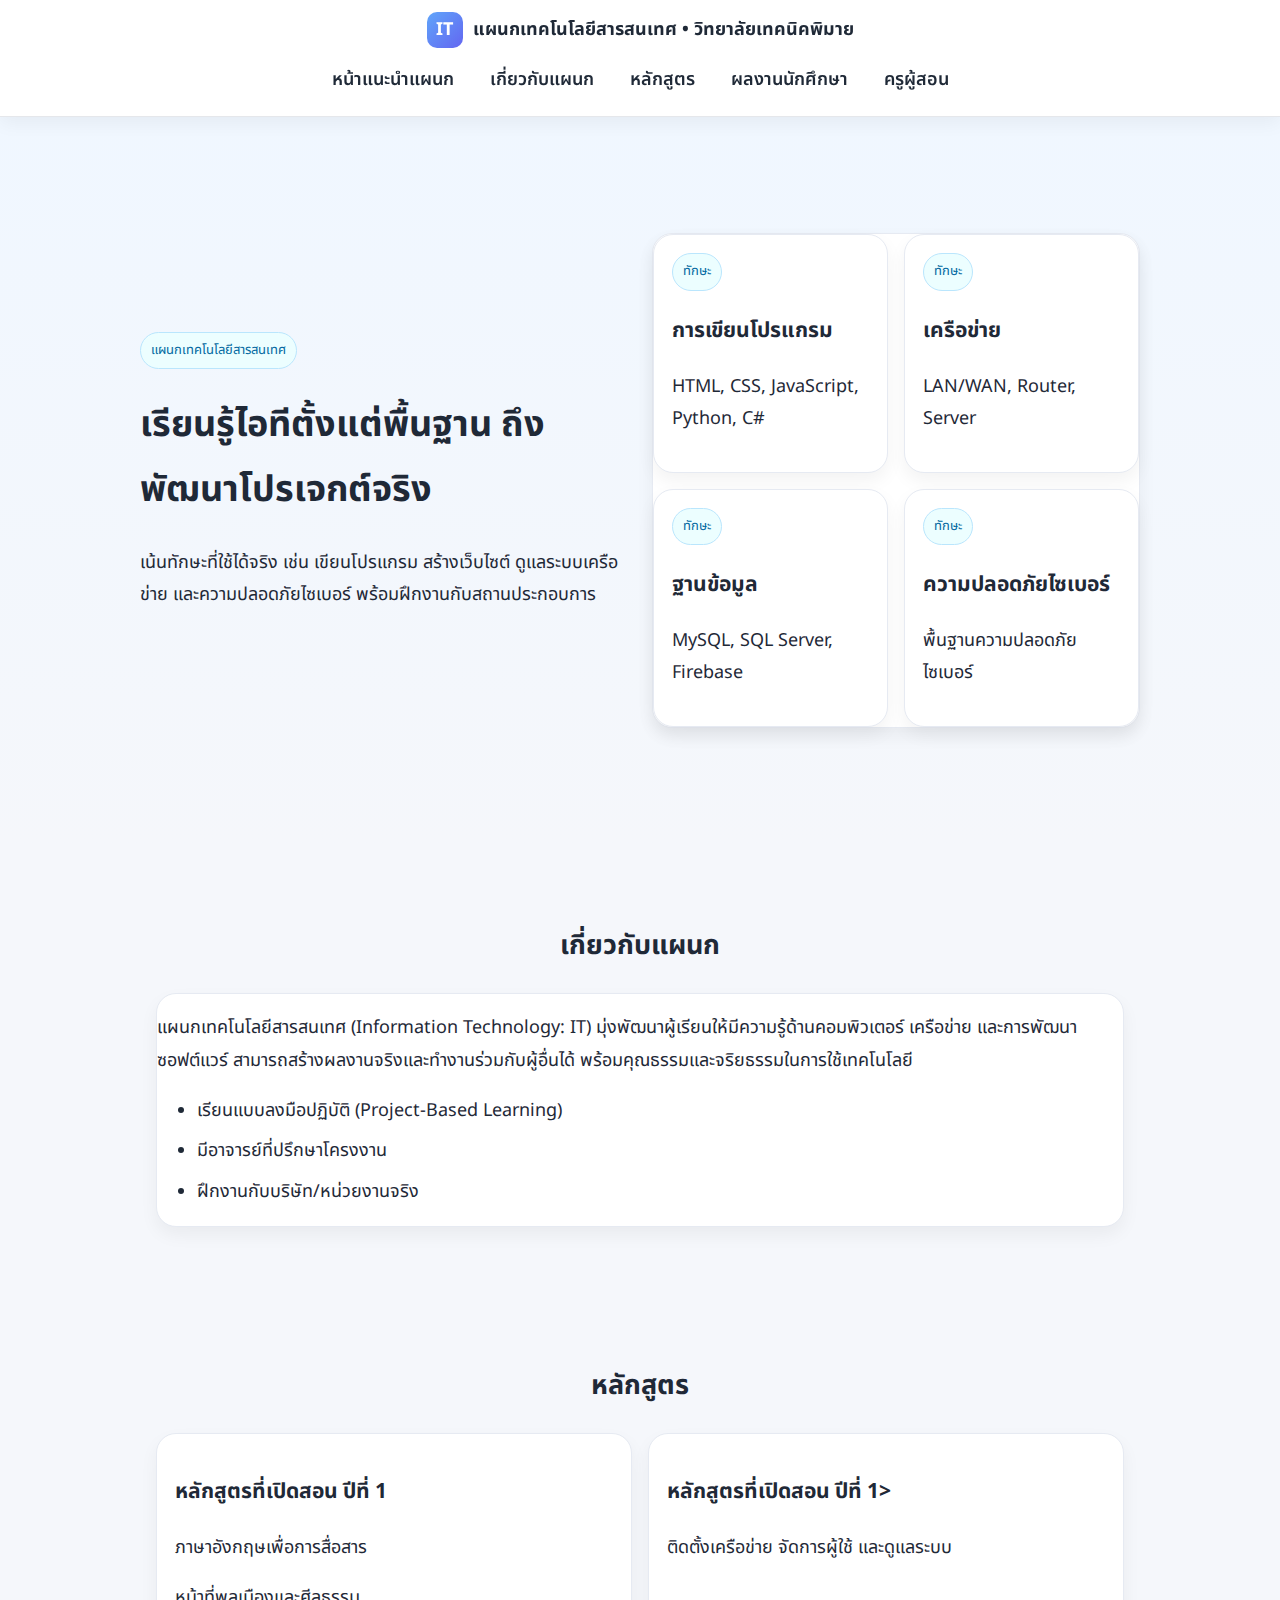
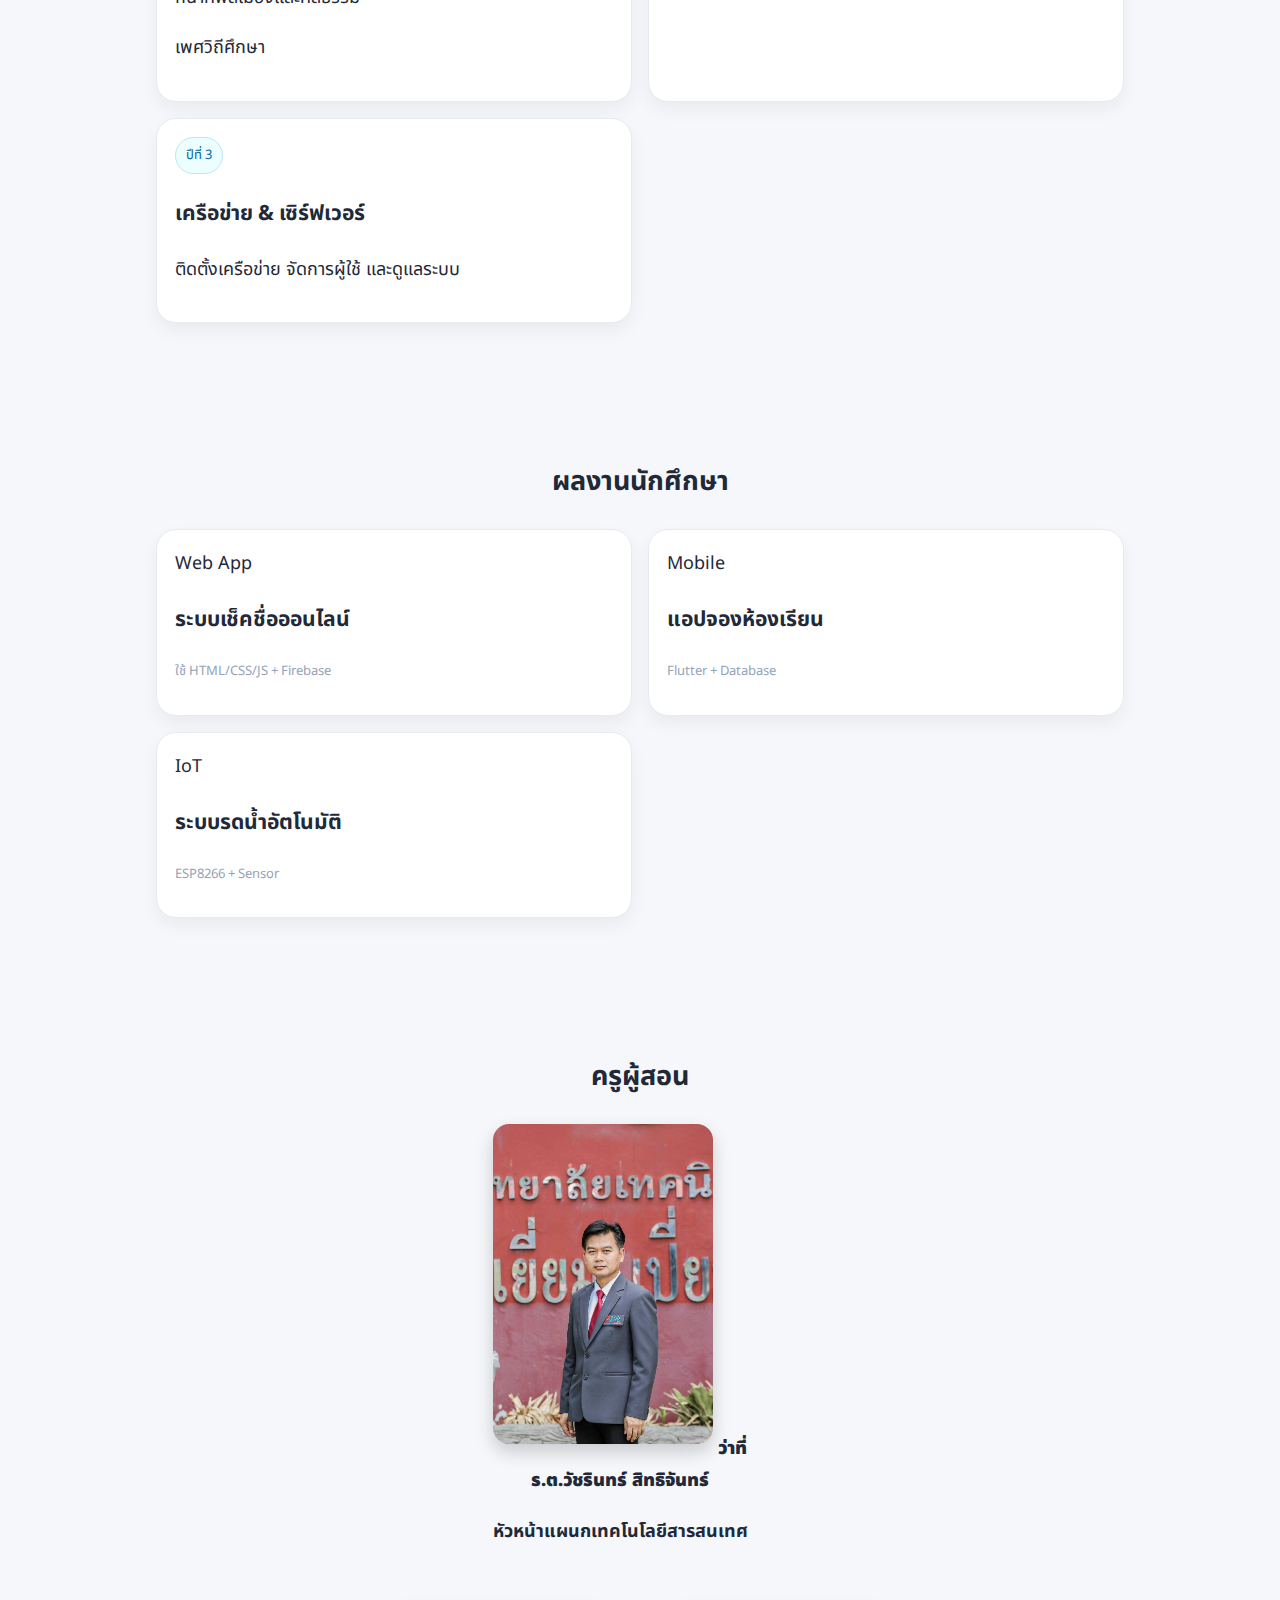
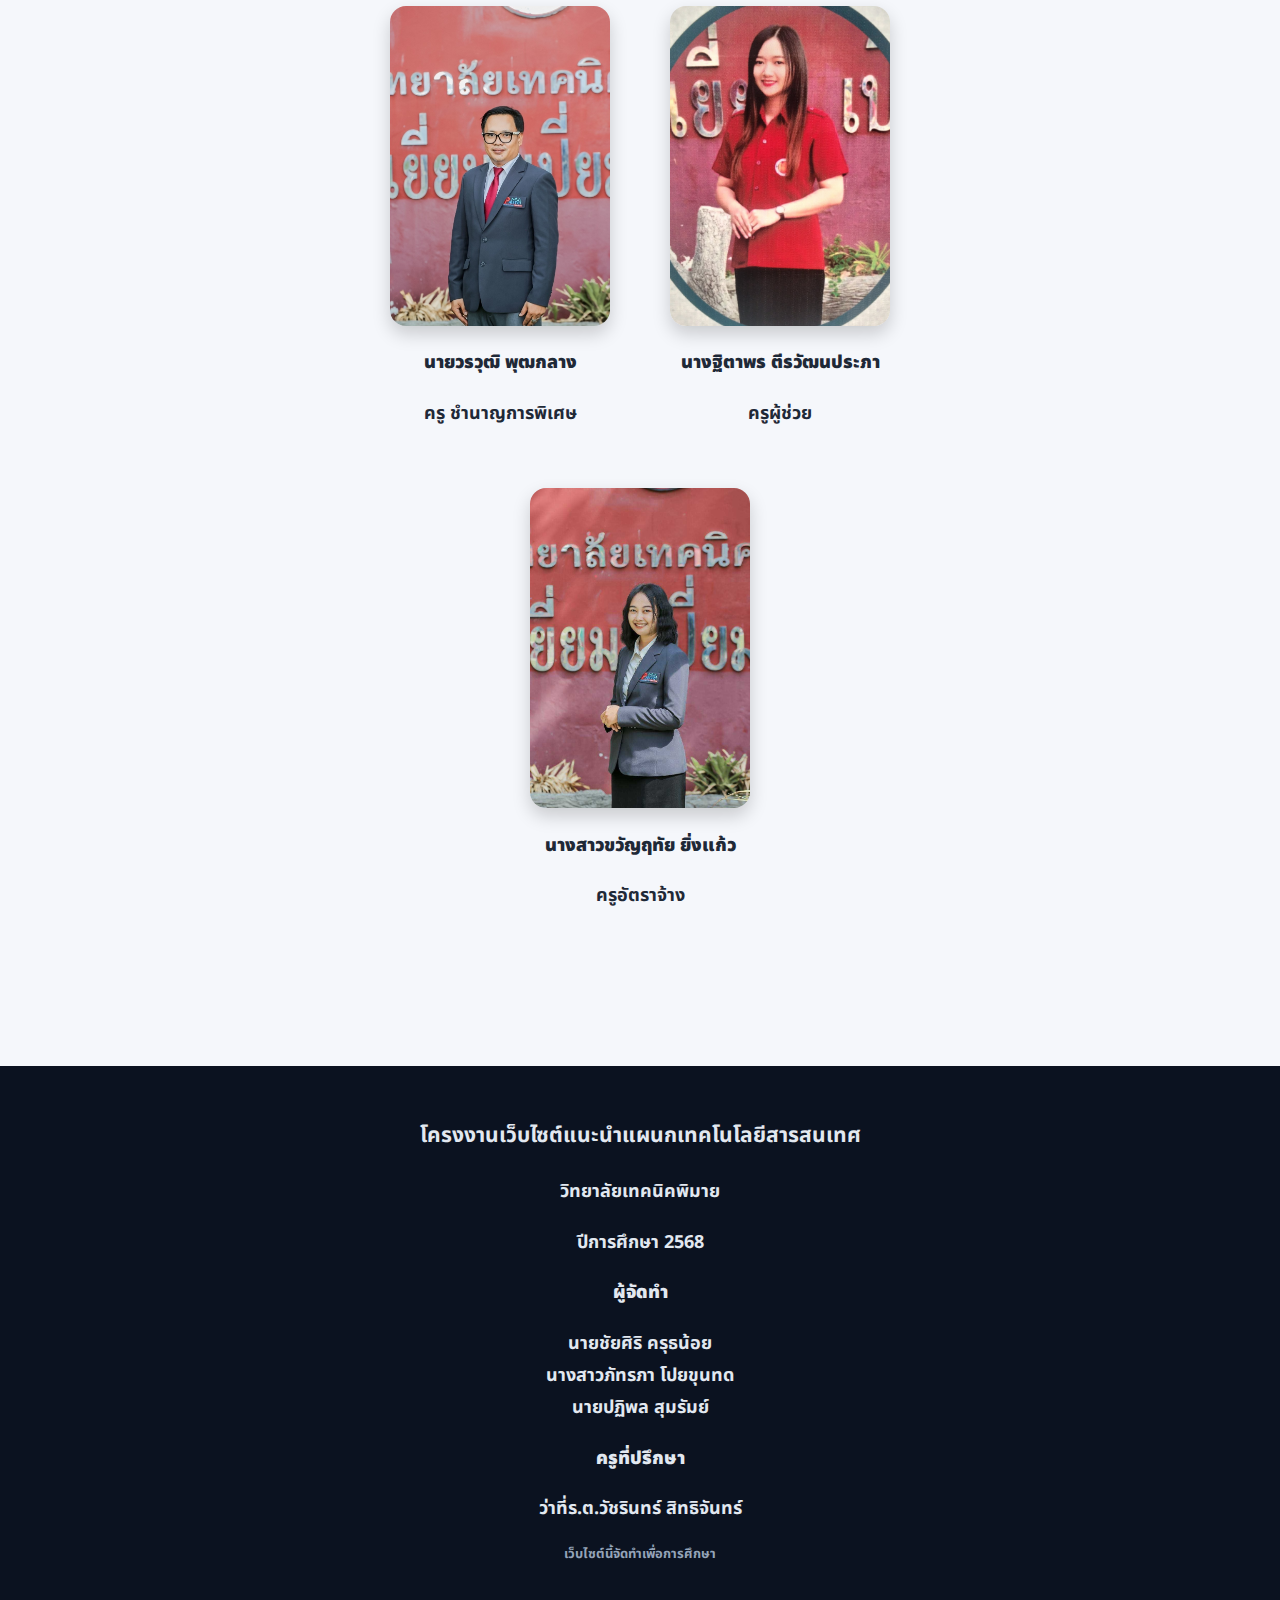
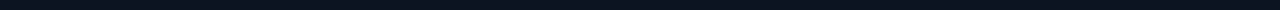
<file: index.html>
<!DOCTYPE html>
<html lang="th">
<head>
<meta charset="UTF-8">
<meta name="viewport" content="width=device-width, initial-scale=1.0">
<title>แผนกเทคโนโลยีสารสนเทศ - วิทยาลัยเทคนิคพิมาย</title>

<link rel="preconnect" href="https://fonts.googleapis.com">
<link rel="preconnect" href="https://fonts.gstatic.com" crossorigin>
<link href="https://fonts.googleapis.com/css2?family=Noto+Sans+Thai:wght@300;400;600;700&display=swap" rel="stylesheet">

<link rel="stylesheet" href="style.css">
</head>

<body>

<header>
<div class="container">
<nav>
<div class="brand">
<div class="logo">IT</div>
<div>แผนกเทคโนโลยีสารสนเทศ • วิทยาลัยเทคนิคพิมาย</div>
</div>

<div class="menu">
<a href="#top">หน้าแนะนำแผนก</a>
<a href="#about">เกี่ยวกับแผนก</a>
<a href="#courses">หลักสูตร</a>
<a href="#projects">ผลงานนักศึกษา</a>
<a href="#teachers">ครูผู้สอน</a>
</div>
</nav>
</div>
</header>

<!-- HERO -->
<section class="hero" id="top">
<div class="container hero-inner">

<div>
<span class="pill">แผนกเทคโนโลยีสารสนเทศ</span>
<h1>เรียนรู้ไอทีตั้งแต่พื้นฐาน ถึงพัฒนาโปรเจกต์จริง</h1>
<p>
เน้นทักษะที่ใช้ได้จริง เช่น เขียนโปรแกรม สร้างเว็บไซต์ ดูแลระบบเครือข่าย และความปลอดภัยไซเบอร์ พร้อมฝึกงานกับสถานประกอบการ
</p>
</div>

<div class="card hero-visual">
<div class="grid grid-2">

<div class="feature card">
<div class="pill">ทักษะ</div>
<h3>การเขียนโปรแกรม</h3>
<p>HTML, CSS, JavaScript, Python, C#</p>
</div>

<div class="feature card">
<div class="pill">ทักษะ</div>
<h3>เครือข่าย</h3>
<p>LAN/WAN, Router, Server</p>
</div>

<div class="feature card">
<div class="pill">ทักษะ</div>
<h3>ฐานข้อมูล</h3>
<p>MySQL, SQL Server, Firebase</p>
</div>

<div class="feature card">
<div class="pill">ทักษะ</div>
<h3>ความปลอดภัยไซเบอร์</h3>
<p>พื้นฐานความปลอดภัยไซเบอร์</p>
</div>

</div>
</div>
</div>
</section>

<!-- ABOUT -->
<section id="about">
<div class="container">
<h2>เกี่ยวกับแผนก</h2>
<div class="card box">
<p>
แผนกเทคโนโลยีสารสนเทศ (Information Technology: IT) มุ่งพัฒนาผู้เรียนให้มีความรู้ด้านคอมพิวเตอร์ เครือข่าย และการพัฒนาซอฟต์แวร์ สามารถสร้างผลงานจริงและทำงานร่วมกับผู้อื่นได้ พร้อมคุณธรรมและจริยธรรมในการใช้เทคโนโลยี
</p>

<ul class="list">
<li>เรียนแบบลงมือปฏิบัติ (Project-Based Learning)</li>
<li>มีอาจารย์ที่ปรึกษาโครงงาน</li>
<li>ฝึกงานกับบริษัท/หน่วยงานจริง</li>
</ul>
</div>
</div>
</section>

<!-- COURSES -->
<section id="courses">
<div class="container">
<h2>หลักสูตร</h2>

<div class="grid grid-3">

<div class="card feature">
<h3>หลักสูตรที่เปิดสอน ปีที่ 1</h3>
<p>ภาษาอังกฤษเพื่อการสื่อสาร</p>
<p>หน้าที่พลเมืองและศีลธรรม</p>
<p>เพศวิถีศึกษา</p>    
</div>

<div class="card feature">
<h3>หลักสูตรที่เปิดสอน ปีที่ 1></h3>
<p>ติดตั้งเครือข่าย จัดการผู้ใช้ และดูแลระบบ</p>
</div>

<div class="card feature">
<div class="pill">ปีที่ 3</div>
<h3>เครือข่าย & เซิร์ฟเวอร์</h3>
<p>ติดตั้งเครือข่าย จัดการผู้ใช้ และดูแลระบบ</p>
</div>

</div>
</div>
</section>

<!-- PROJECTS -->
<section id="projects">
<div class="container">
<h2>ผลงานนักศึกษา</h2>

<div class="grid grid-3">
<div class="card project">
<span class="tag">Web App</span>
<h3>ระบบเช็คชื่อออนไลน์</h3>
<p class="small">ใช้ HTML/CSS/JS + Firebase</p>
</div>

<div class="card project">
<span class="tag">Mobile</span>
<h3>แอปจองห้องเรียน</h3>
<p class="small">Flutter + Database</p>
</div>

<div class="card project">
<span class="tag">IoT</span>
<h3>ระบบรดน้ำอัตโนมัติ</h3>
<p class="small">ESP8266 + Sensor</p>
</div>
</div>
</div>
</section>

<!-- TEACHERS -->
<section id="teachers">
<h2 class="center">ครูผู้สอน</h2>

<!-- แถวที่ 1 -->
<div class="teachers-row one">
    <div class="teacher">
        <img src="1.jpg"><b>
        <b>ว่าที่ร.ต.วัชรินทร์ สิทธิจันทร์</b>
        <p>หัวหน้าแผนกเทคโนโลยีสารสนเทศ</p>
    </div>
</div>

<!-- แถวที่ 2 -->
<div class="teachers-row two">
    <div class="teacher">
        <img src="2.jpg">
        <b>นายวรวุฒิ พุฒกลาง</b>
        <p>ครู ชำนาญการพิเศษ</p>
    </div>

    <div class="teacher">
        <img src="3.jpg">
        <b>นางฐิตาพร ตีรวัฒนประภา</b>
        <p>ครูผู้ช่วย</p>
    </div>
</div>

<!-- แถวที่ 3 -->
<div class="teachers-row one">
    <div class="teacher">
        <img src="4.jpg">
        <b>นางสาวขวัญฤทัย ยิ่งแก้ว</b>
        <p>ครูอัตราจ้าง</p>
    </div>
</div>

</section>


<footer>
<div class="container center">
<h3>โครงงานเว็บไซต์แนะนำแผนกเทคโนโลยีสารสนเทศ</h3>
<p>วิทยาลัยเทคนิคพิมาย</p>
<p>ปีการศึกษา 2568</p>

<p><b>ผู้จัดทำ</b></p>
<p>
นายชัยศิริ ครุธน้อย<br>
นางสาวภัทรภา โปยขุนทด<br>
นายปฏิพล สุมรัมย์
</p>

<p><b>ครูที่ปรึกษา</b></p>
<p>ว่าที่ร.ต.วัชรินทร์ สิทธิจันทร์</p>

<p class="small">เว็บไซต์นี้จัดทำเพื่อการศึกษา</p>
</div>
</footer>

</body>
</html>
</file>
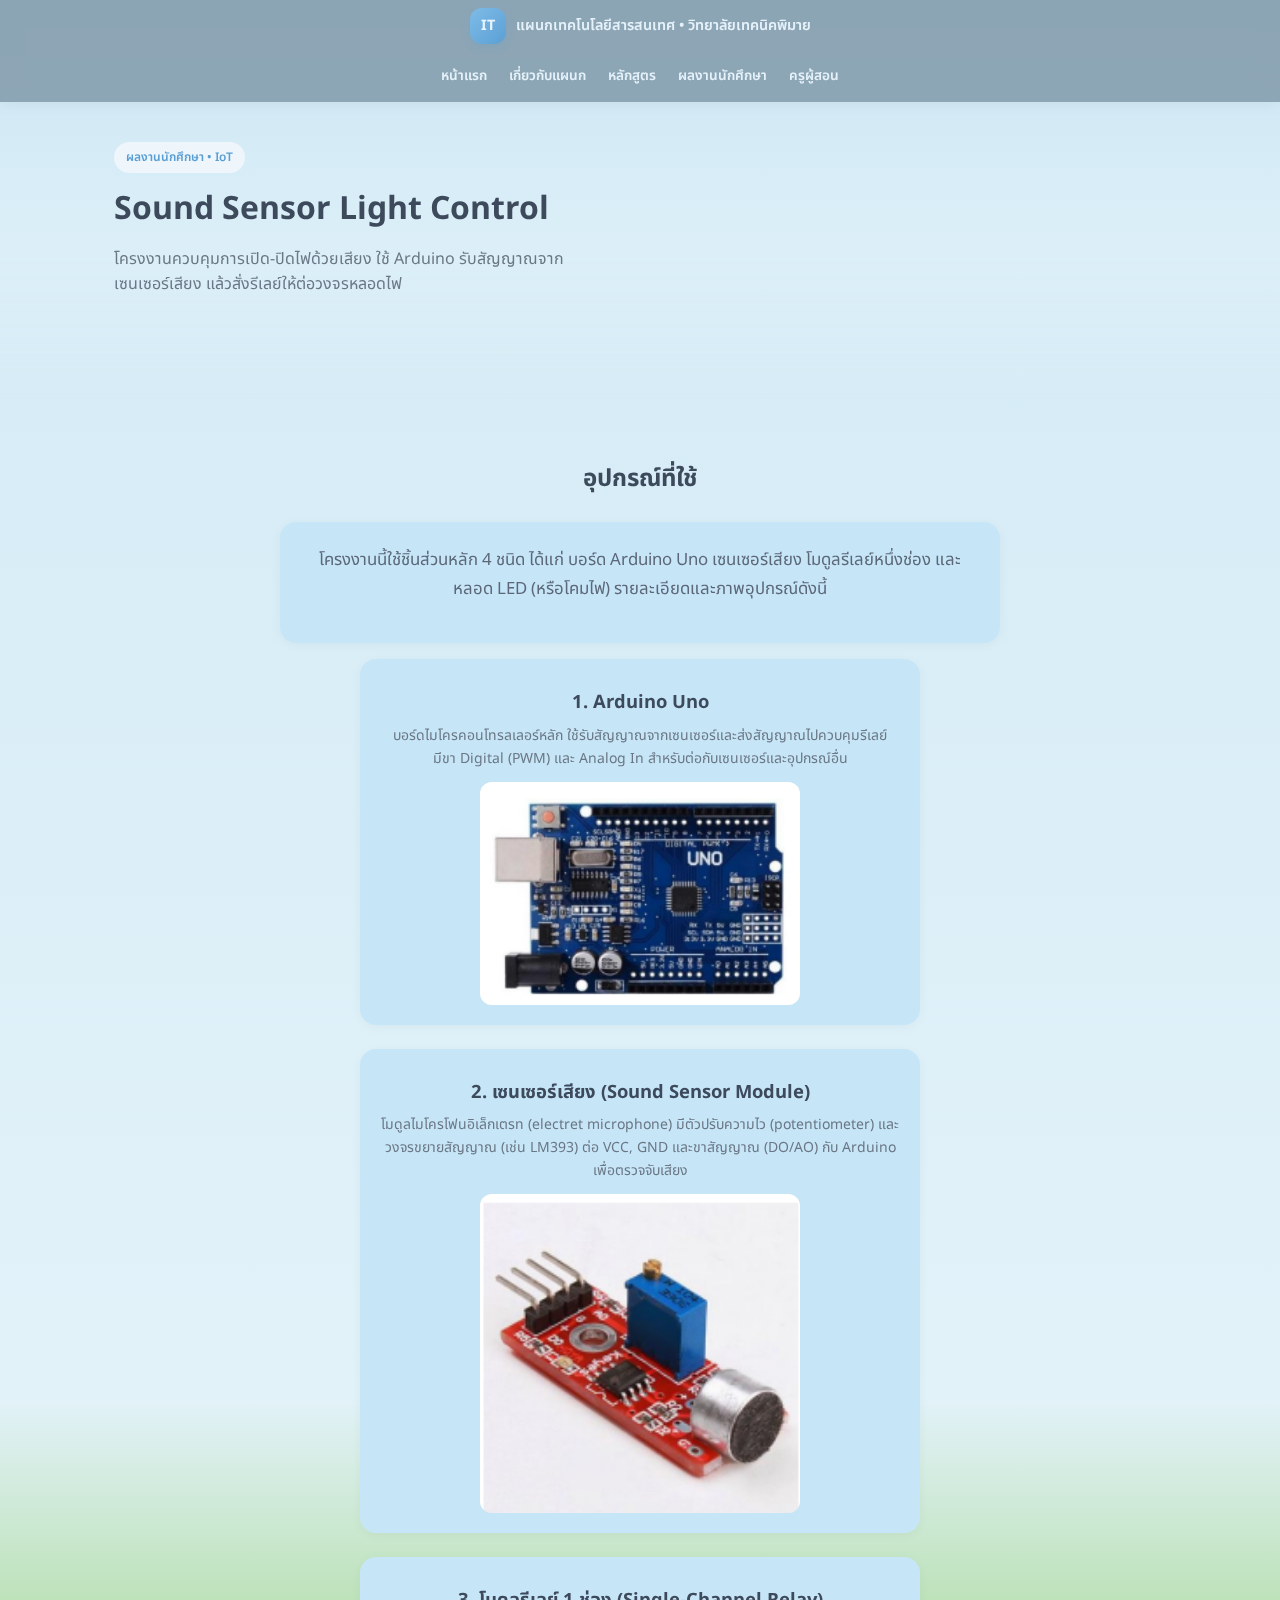
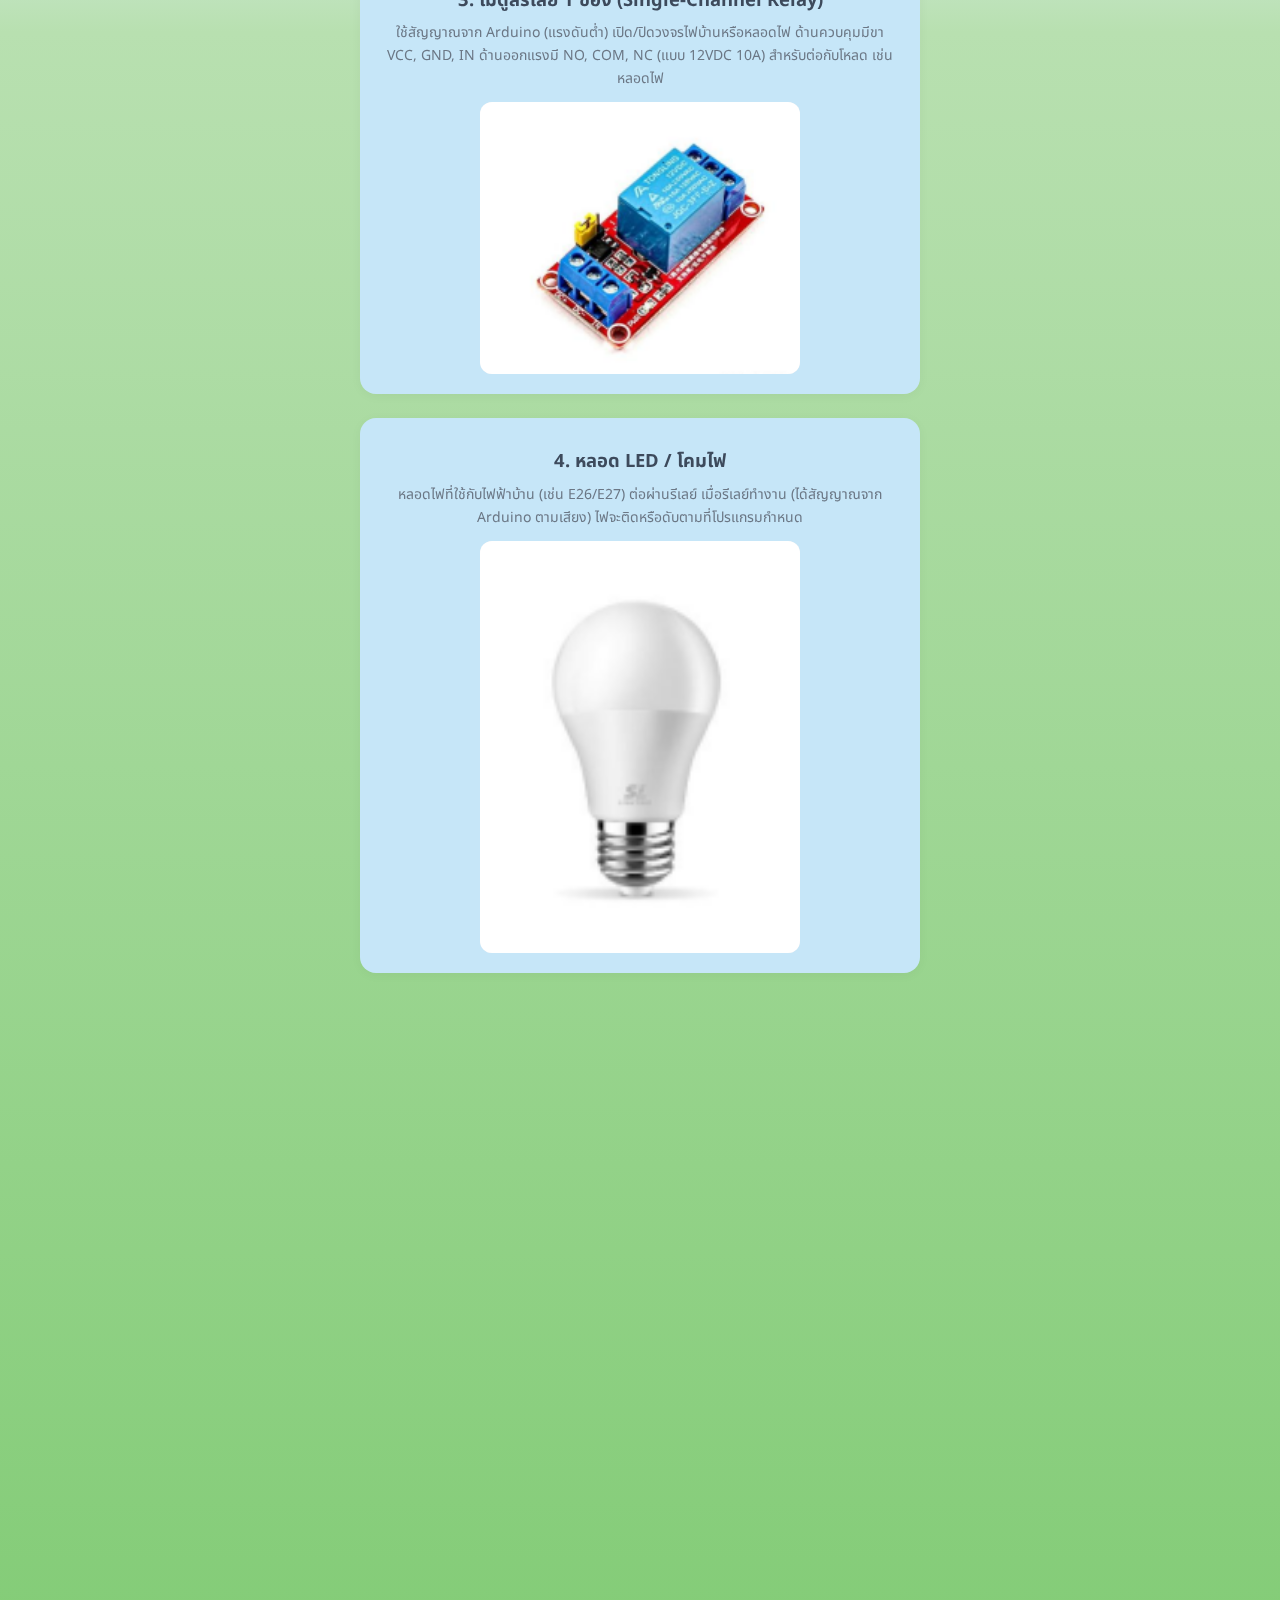
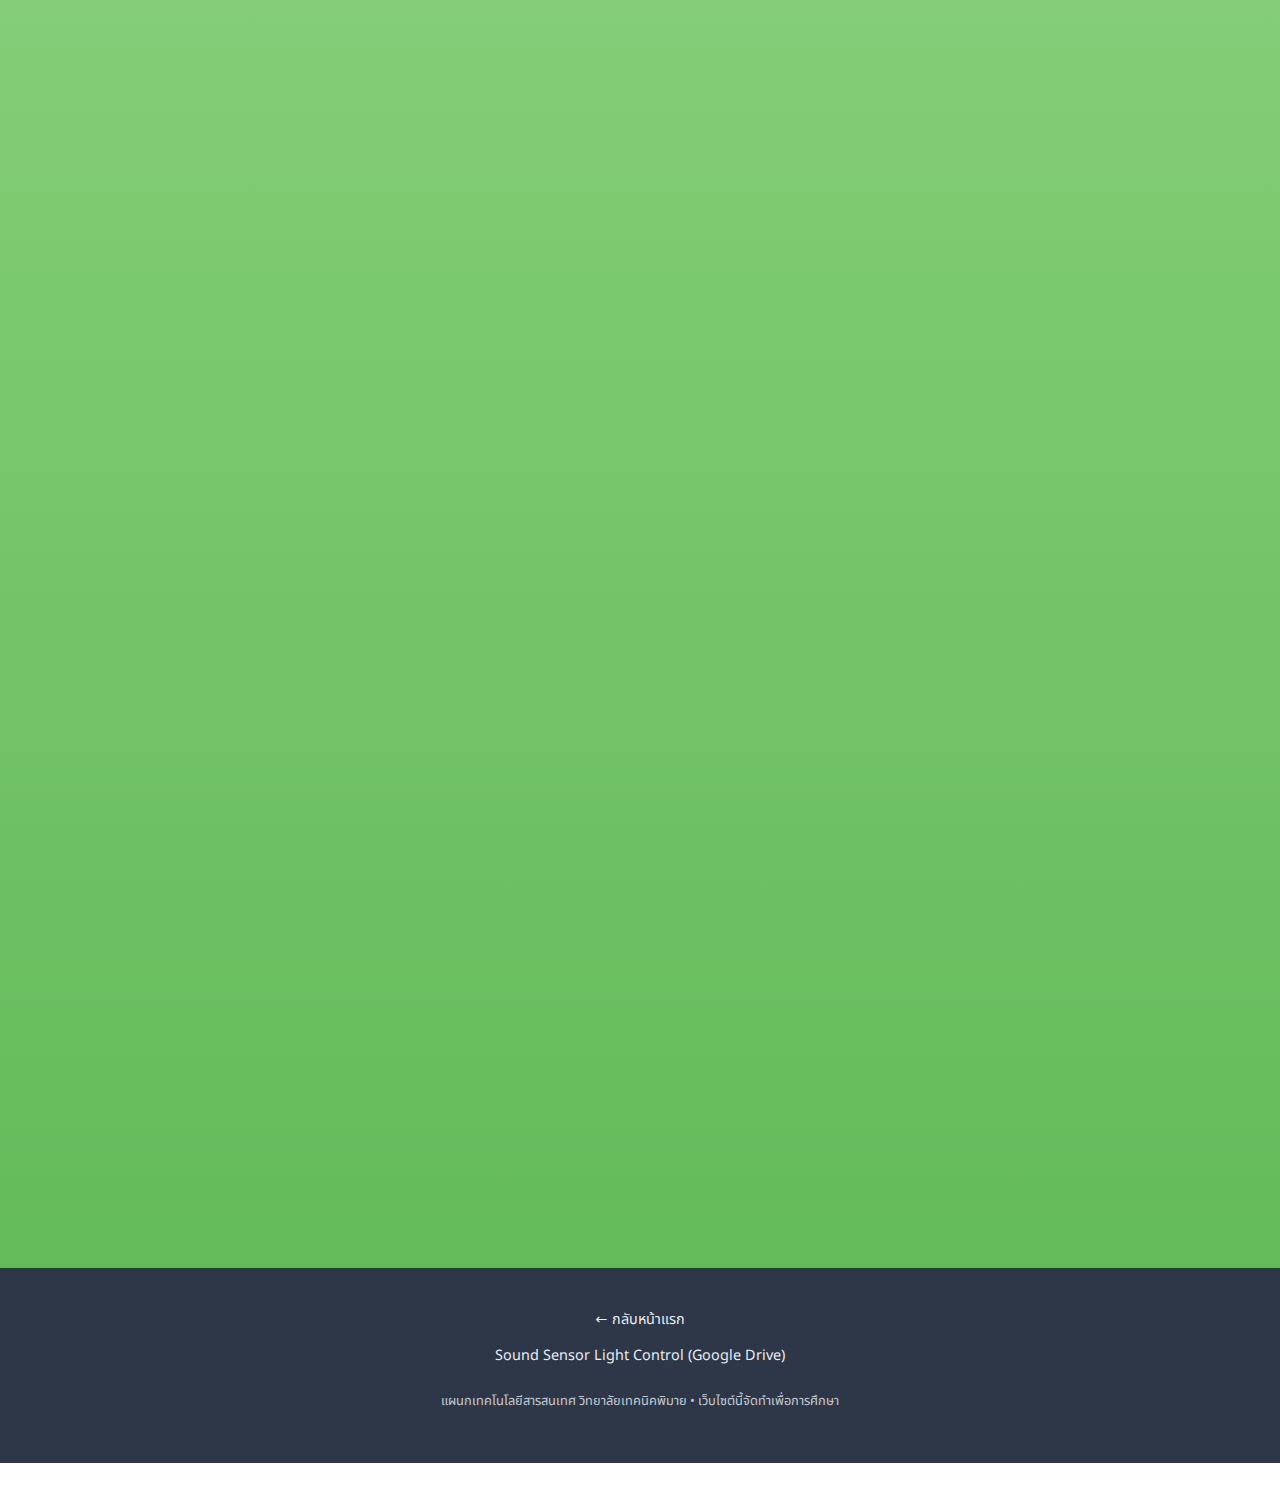
<file: sound-sensor-light.html>
<!DOCTYPE html>
<html lang="th">

<head>
    <meta charset="UTF-8">
    <meta name="viewport" content="width=device-width, initial-scale=1.0, viewport-fit=cover">
    <meta name="theme-color" content="#5a9fd4">
    <meta name="description" content="Sound Sensor Light Control - ควบคุมไฟด้วยเสียง | โครงงาน IoT แผนกเทคโนโลยีสารสนเทศ วิทยาลัยเทคนิคพิมาย">
    <title>Sound Sensor Light Control - แผนกเทคโนโลยีสารสนเทศ</title>

    <link rel="preconnect" href="https://fonts.googleapis.com">
    <link rel="preconnect" href="https://fonts.gstatic.com" crossorigin>
    <link href="https://fonts.googleapis.com/css2?family=Noto+Sans+Thai:wght@300;400;600;700&display=swap" rel="stylesheet">
    <link rel="stylesheet" href="โครงสร้าง.css">
</head>

<body>
    <div class="snow" id="snowContainer" aria-hidden="true"></div>
    <div class="barn" aria-hidden="true"></div>

    <header>
        <div class="container">
            <nav>
                <div class="brand">
                    <div class="logo">IT</div>
                    <div>แผนกเทคโนโลยีสารสนเทศ • วิทยาลัยเทคนิคพิมาย</div>
                </div>
                <button type="button" class="menu-toggle" id="menuToggle" aria-label="เปิดเมนู" aria-expanded="false">
                    <span class="icon-open" aria-hidden="true">
                        <svg fill="none" stroke="currentColor" viewBox="0 0 24 24"><path stroke-linecap="round" stroke-linejoin="round" stroke-width="2" d="M4 6h16M4 12h16M4 18h16"/></svg>
                    </span>
                    <span class="icon-close" aria-hidden="true">
                        <svg fill="none" stroke="currentColor" viewBox="0 0 24 24"><path stroke-linecap="round" stroke-linejoin="round" stroke-width="2" d="M6 18L18 6M6 6l12 12"/></svg>
                    </span>
                </button>
                <div class="menu" id="mainMenu">
                    <a href="หน้าแรก.html" class="menu-link">หน้าแรก</a>
                    <a href="หน้าแรก.html#about" class="menu-link">เกี่ยวกับแผนก</a>
                    <a href="หน้าแรก.html#courses" class="menu-link">หลักสูตร</a>
                    <a href="หน้าแรก.html#projects" class="menu-link">ผลงานนักศึกษา</a>
                    <a href="หน้าแรก.html#teachers" class="menu-link">ครูผู้สอน</a>
                </div>
            </nav>
        </div>
    </header>

    <main>
        <section class="hero reveal" id="top">
            <div class="container">
                <span class="pill">ผลงานนักศึกษา • IoT</span>
                <h1>Sound Sensor Light Control</h1>
                <p>โครงงานควบคุมการเปิด-ปิดไฟด้วยเสียง ใช้ Arduino รับสัญญาณจากเซนเซอร์เสียง แล้วสั่งรีเลย์ให้ต่อวงจรหลอดไฟ</p>
            </div>
        </section>

        <section class="reveal" id="equipment">
            <div class="container">
                <h2>อุปกรณ์ที่ใช้</h2>
                <div class="card box">
                    <p>โครงงานนี้ใช้ชิ้นส่วนหลัก 4 ชนิด ได้แก่ บอร์ด Arduino Uno เซนเซอร์เสียง โมดูลรีเลย์หนึ่งช่อง และหลอด LED (หรือโคมไฟ) รายละเอียดและภาพอุปกรณ์ดังนี้</p>
                </div>
                <div class="equipment-grid">
                    <div class="card feature equipment-card">
                        <h3>1. Arduino Uno</h3>
                        <p>บอร์ดไมโครคอนโทรลเลอร์หลัก ใช้รับสัญญาณจากเซนเซอร์และส่งสัญญาณไปควบคุมรีเลย์ มีขา Digital (PWM) และ Analog In สำหรับต่อกับเซนเซอร์และอุปกรณ์อื่น</p>
                        <div class="equipment-img-wrap">
                            <img src="assets/sound-sensor/arduino-uno.png" alt="บอร์ด Arduino Uno" loading="lazy">
                        </div>
                    </div>
                    <div class="card feature equipment-card">
                        <h3>2. เซนเซอร์เสียง (Sound Sensor Module)</h3>
                        <p>โมดูลไมโครโฟนอิเล็กเตรท (electret microphone) มีตัวปรับความไว (potentiometer) และวงจรขยายสัญญาณ (เช่น LM393) ต่อ VCC, GND และขาสัญญาณ (DO/AO) กับ Arduino เพื่อตรวจจับเสียง</p>
                        <div class="equipment-img-wrap">
                            <img src="assets/sound-sensor/sound-sensor.png" alt="โมดูลเซนเซอร์เสียง" loading="lazy">
                        </div>
                    </div>
                    <div class="card feature equipment-card">
                        <h3>3. โมดูลรีเลย์ 1 ช่อง (Single-Channel Relay)</h3>
                        <p>ใช้สัญญาณจาก Arduino (แรงดันต่ำ) เปิด/ปิดวงจรไฟบ้านหรือหลอดไฟ ด้านควบคุมมีขา VCC, GND, IN ด้านออกแรงมี NO, COM, NC (แบบ 12VDC 10A) สำหรับต่อกับโหลด เช่น หลอดไฟ</p>
                        <div class="equipment-img-wrap">
                            <img src="assets/sound-sensor/relay.png" alt="โมดูลรีเลย์หนึ่งช่อง" loading="lazy">
                        </div>
                    </div>
                    <div class="card feature equipment-card">
                        <h3>4. หลอด LED / โคมไฟ</h3>
                        <p>หลอดไฟที่ใช้กับไฟฟ้าบ้าน (เช่น E26/E27) ต่อผ่านรีเลย์ เมื่อรีเลย์ทำงาน (ได้สัญญาณจาก Arduino ตามเสียง) ไฟจะติดหรือดับตามที่โปรแกรมกำหนด</p>
                        <div class="equipment-img-wrap">
                            <img src="assets/sound-sensor/led-bulb.png" alt="หลอด LED" loading="lazy">
                        </div>
                    </div>
                </div>
            </div>
        </section>

        <section class="reveal" id="code">
            <div class="container">
                <h2>ตัวอย่างโค้ดโปรแกรม Arduino Uno</h2>
                <div class="card box code-box">
                    <pre class="code-block"><code>int soundPin = 2;   // ช่องต่อไปเซนเซอร์
int relayPin = 3;   // ช่องต่อไปรีเลย์

bool lampState = false;
unsigned long lastTrigger = 0;

void setup() {
  pinMode(soundPin, INPUT);
  pinMode(relayPin, OUTPUT);
  digitalWrite(relayPin, HIGH); // เริ่มปิด
  Serial.begin(9600);
}

void loop() {
  int soundValue = digitalRead(soundPin);

  // มีเสียง
  if (soundValue == LOW && millis() - lastTrigger > 1500) {
    lampState = !lampState;

    if (lampState) {
      digitalWrite(relayPin, LOW);   // เปิด
      Serial.println("ON");
    } else {
      digitalWrite(relayPin, HIGH);   // ปิด
      Serial.println("OFF");
    }

    lastTrigger = millis(); // ล็อค 1.5 วินาที
  }
}</code></pre>
                </div>
            </div>
        </section>

        <section class="reveal" id="howto">
            <div class="container">
                <h2>วิธีทำ</h2>
                <div class="card box">
                    <ol class="list list-numbers">
                        <li><strong>ต่อวงจร</strong><br>
                            เซนเซอร์เสียง: VCC → 5V, GND → GND, ขาสัญญาณ (DO หรือ AO) → ขา Digital ของ Arduino (เช่น D2)<br>
                            รีเลย์: VCC → 5V (หรือแหล่งจ่ายภายนอกถ้าตามโมดูล), GND → GND, IN → ขา Digital (เช่น D3)<br>
                            หลอดไฟต่อกับแหล่งจ่าย AC ผ่านขา NO และ COM ของรีเลย์ (ต้องทำตามคู่มือรีเลย์และระวังไฟฟ้า)
                        </li>
                        <li><strong>เขียนโปรแกรม Arduino</strong><br>
                            ตั้งค่า pin เซนเซอร์เป็น input และ pin รีเลย์เป็น output อ่านค่าจากเซนเซอร์เสียง ถ้าค่าเกินเกณฑ์ที่กำหนด (มีเสียง) ให้ส่งสัญญาณ HIGH ไปที่ pin รีเลย์เพื่อเปิดไฟ หรือใช้ logic เปิด/ปิดสลับเมื่อได้ยินเสียง (clap to toggle)
                        </li>
                        <li><strong>ปรับความไว</strong><br>
                            ใช้ปุ่มปรับบนโมดูลเซนเซอร์เสียง (potentiometer) ปรับจนตรวจจับเสียงได้ตามต้องการและไม่ติดเสียงรบกวน
                        </li>
                        <li><strong>ทดสอบ</strong><br>
                            อัปโหลดโปรแกรมลง Arduino แล้วทดสอบตบมือหรือส่งเสียง ตรวจว่าไฟเปิด/ปิดตามที่ตั้งค่า
                        </li>
                    </ol>
                </div>
            </div>
        </section>

        <section class="reveal" id="docs">
            <div class="container">
                <h2>เอกสาร / ไฟล์โครงงาน</h2>
                <div class="card box">
                    <p>เอกสารและไฟล์ที่เกี่ยวข้องกับโครงงาน Sound Sensor Light Control เก็บไว้ใน Google Drive ดังลิงก์ด้านล่าง</p>
                    <p class="link-drive">
                        <a href="https://drive.google.com/drive/mobile/folders/1rvKWAEiZqkeFMs6c-G8czvcQgLTpAiyc?usp=sharing" target="_blank" rel="noopener">เปิดโฟลเดอร์ Sound Sensor Light Control บน Google Drive</a>
                    </p>
                </div>
            </div>
        </section>
    </main>

    <div class="fence" aria-hidden="true"></div>
    <footer>
        <div class="container center">
            <p><a href="หน้าแรก.html">← กลับหน้าแรก</a></p>
            <p><a href="https://drive.google.com/drive/mobile/folders/1rvKWAEiZqkeFMs6c-G8czvcQgLTpAiyc?usp=sharing" target="_blank" rel="noopener">Sound Sensor Light Control (Google Drive)</a></p>
            <p class="small">แผนกเทคโนโลยีสารสนเทศ วิทยาลัยเทคนิคพิมาย • เว็บไซต์นี้จัดทำเพื่อการศึกษา</p>
        </div>
    </footer>

    <script>
        (function () {
            var toggle = document.getElementById('menuToggle');
            var menu = document.getElementById('mainMenu');
            var links = document.querySelectorAll('.menu-link');
            if (!toggle || !menu) return;
            function open() { menu.classList.add('is-open'); toggle.setAttribute('aria-expanded', 'true'); toggle.setAttribute('aria-label', 'ปิดเมนู'); }
            function close() { menu.classList.remove('is-open'); toggle.setAttribute('aria-expanded', 'false'); toggle.setAttribute('aria-label', 'เปิดเมนู'); }
            toggle.addEventListener('click', function () { if (menu.classList.contains('is-open')) close(); else open(); });
            links.forEach(function (a) { a.addEventListener('click', function () { close(); }); });
        })();
    </script>
    <script>
        (function () {
            var container = document.getElementById('snowContainer');
            if (!container) return;
            for (var i = 0; i < 55; i++) {
                var flake = document.createElement('span');
                flake.className = 'snowflake';
                flake.style.left = Math.random() * 100 + '%';
                flake.style.animationDelay = (Math.random() * 12) + 's';
                flake.style.animationDuration = (5 + Math.random() * 12) + 's';
                flake.style.opacity = (0.35 + Math.random() * 0.5).toFixed(2);
                flake.style.fontSize = (8 + Math.random() * 14) + 'px';
                container.appendChild(flake);
            }
        })();
    </script>
    <script>
    function reveal(){
      var reveals = document.querySelectorAll(".reveal");

      for(var i=0;i<reveals.length;i++){
        var windowHeight = window.innerHeight;
        var elementTop = reveals[i].getBoundingClientRect().top;
        var elementVisible = 80;

        if(elementTop < windowHeight - elementVisible){
          reveals[i].classList.add("active");
        }
      }
    }
    window.addEventListener("scroll", reveal);
    window.addEventListener("load", reveal);
    </script>
</body>

</html>
</file>
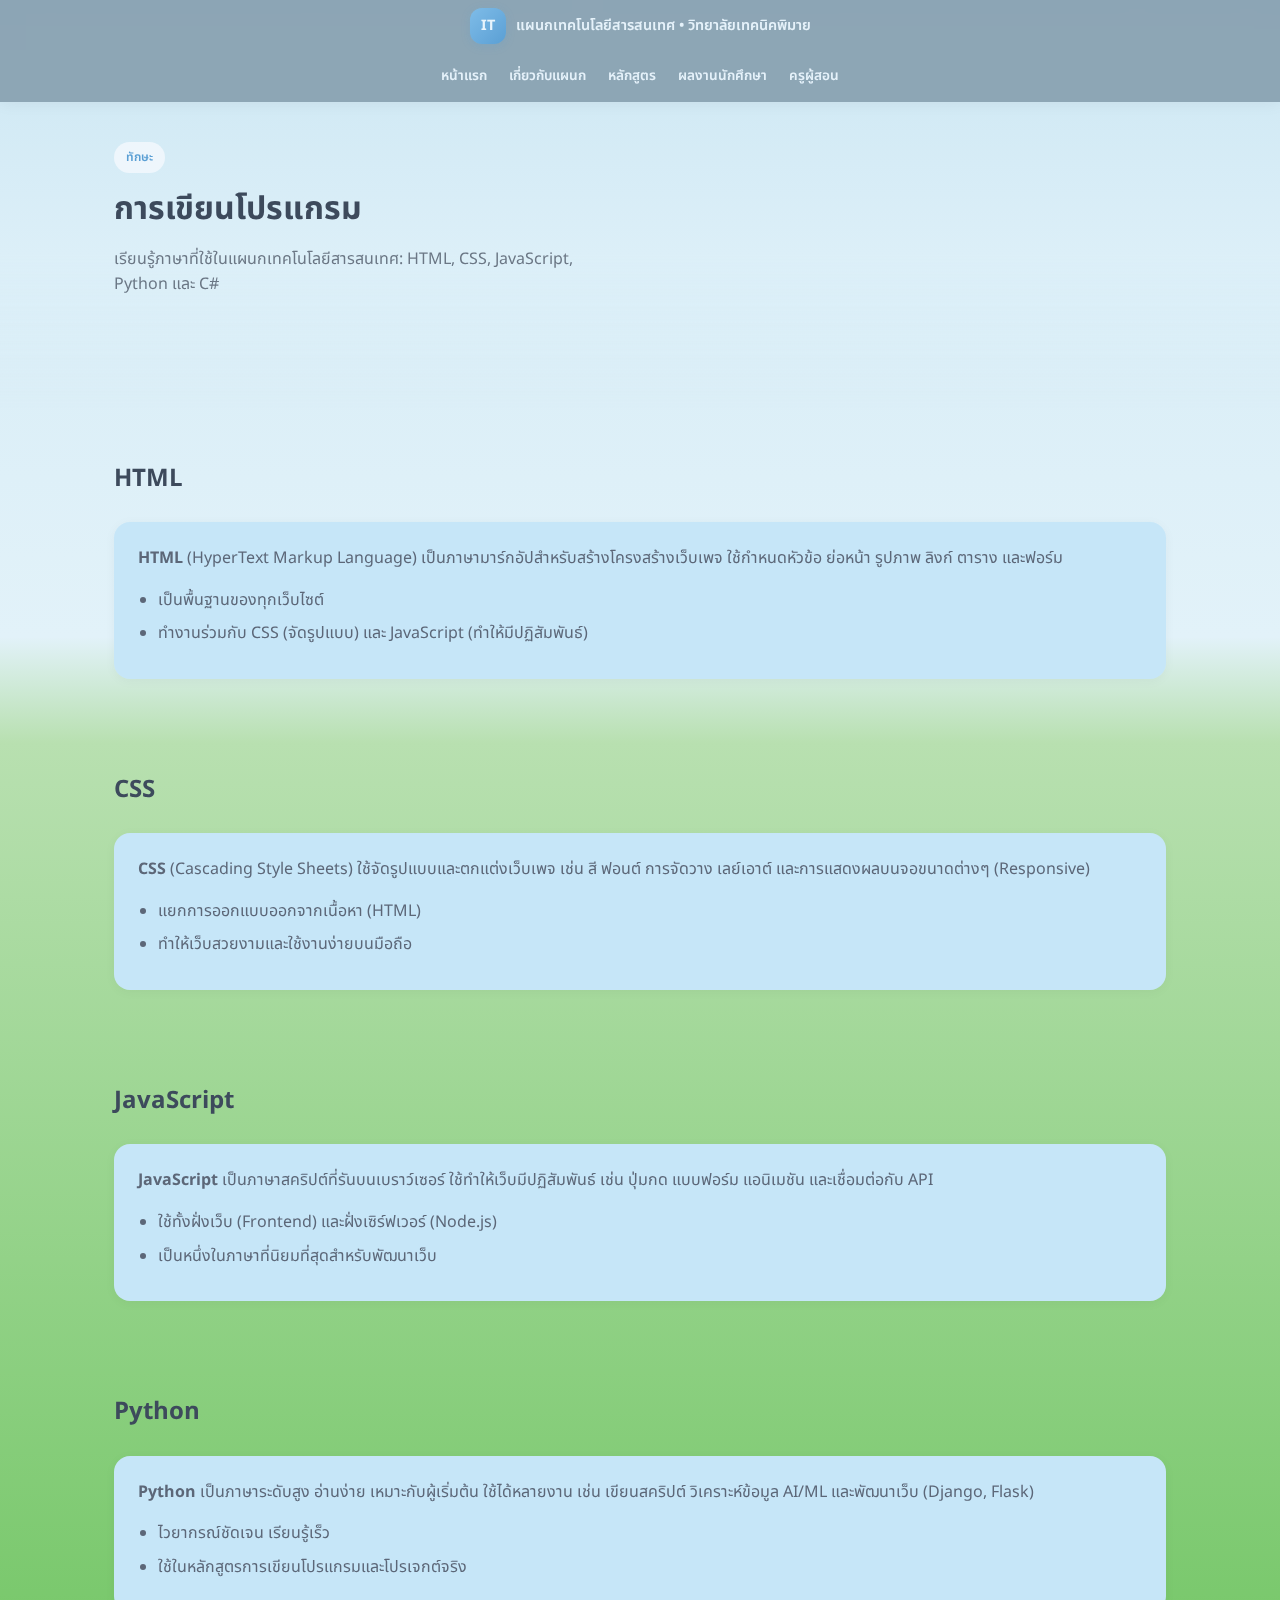
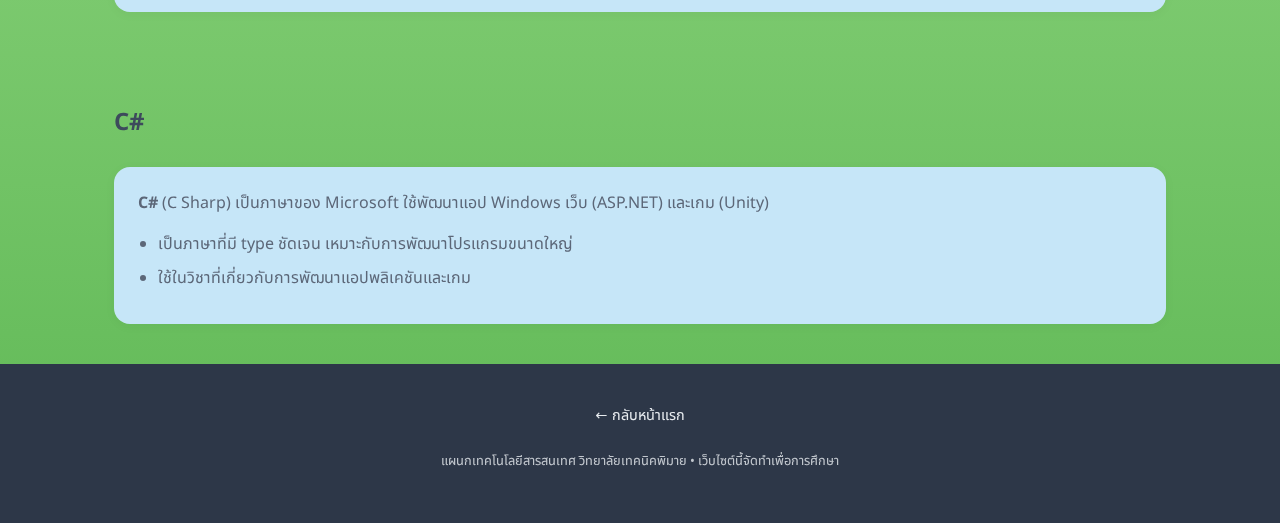
<file: การเขียนโปรแกรม.html>
<!DOCTYPE html>
<html lang="th">

<head>
    <meta charset="UTF-8">
    <meta name="viewport" content="width=device-width, initial-scale=1.0, viewport-fit=cover">
    <meta name="theme-color" content="#5a9fd4">
    <meta name="description" content="การเขียนโปรแกรม - HTML, CSS, JavaScript, Python, C# | แผนกเทคโนโลยีสารสนเทศ วิทยาลัยเทคนิคพิมาย">
    <title>การเขียนโปรแกรม - แผนกเทคโนโลยีสารสนเทศ</title>

    <link rel="preconnect" href="https://fonts.googleapis.com">
    <link rel="preconnect" href="https://fonts.gstatic.com" crossorigin>
    <link href="https://fonts.googleapis.com/css2?family=Noto+Sans+Thai:wght@300;400;600;700&display=swap" rel="stylesheet">
    <link rel="stylesheet" href="โครงสร้าง.css">
</head>

<body>
    <div class="snow" id="snowContainer" aria-hidden="true"></div>
    <div class="barn" aria-hidden="true"></div>

    <header>
        <div class="container">
            <nav>
                <div class="brand">
                    <div class="logo">IT</div>
                    <div>แผนกเทคโนโลยีสารสนเทศ • วิทยาลัยเทคนิคพิมาย</div>
                </div>
                <button type="button" class="menu-toggle" id="menuToggle" aria-label="เปิดเมนู" aria-expanded="false">
                    <span class="icon-open" aria-hidden="true">
                        <svg fill="none" stroke="currentColor" viewBox="0 0 24 24"><path stroke-linecap="round" stroke-linejoin="round" stroke-width="2" d="M4 6h16M4 12h16M4 18h16"/></svg>
                    </span>
                    <span class="icon-close" aria-hidden="true">
                        <svg fill="none" stroke="currentColor" viewBox="0 0 24 24"><path stroke-linecap="round" stroke-linejoin="round" stroke-width="2" d="M6 18L18 6M6 6l12 12"/></svg>
                    </span>
                </button>
                <div class="menu" id="mainMenu">
                    <a href="หน้าแรก.html" class="menu-link">หน้าแรก</a>
                    <a href="หน้าแรก.html#about" class="menu-link">เกี่ยวกับแผนก</a>
                    <a href="หน้าแรก.html#courses" class="menu-link">หลักสูตร</a>
                    <a href="หน้าแรก.html#projects" class="menu-link">ผลงานนักศึกษา</a>
                    <a href="หน้าแรก.html#teachers" class="menu-link">ครูผู้สอน</a>
                </div>
            </nav>
        </div>
    </header>

    <main>
        <section class="hero" id="top">
            <div class="container">
                <span class="pill">ทักษะ</span>
                <h1>การเขียนโปรแกรม</h1>
                <p>เรียนรู้ภาษาที่ใช้ในแผนกเทคโนโลยีสารสนเทศ: HTML, CSS, JavaScript, Python และ C#</p>
            </div>
        </section>

        <section id="html">
            <div class="container">
                <h2>HTML</h2>
                <div class="card box">
                    <p><strong>HTML</strong> (HyperText Markup Language) เป็นภาษามาร์กอัปสำหรับสร้างโครงสร้างเว็บเพจ ใช้กำหนดหัวข้อ ย่อหน้า รูปภาพ ลิงก์ ตาราง และฟอร์ม</p>
                    <ul class="list">
                        <li>เป็นพื้นฐานของทุกเว็บไซต์</li>
                        <li>ทำงานร่วมกับ CSS (จัดรูปแบบ) และ JavaScript (ทำให้มีปฏิสัมพันธ์)</li>
                    </ul>
                </div>
            </div>
        </section>

        <section id="css">
            <div class="container">
                <h2>CSS</h2>
                <div class="card box">
                    <p><strong>CSS</strong> (Cascading Style Sheets) ใช้จัดรูปแบบและตกแต่งเว็บเพจ เช่น สี ฟอนต์ การจัดวาง เลย์เอาต์ และการแสดงผลบนจอขนาดต่างๆ (Responsive)</p>
                    <ul class="list">
                        <li>แยกการออกแบบออกจากเนื้อหา (HTML)</li>
                        <li>ทำให้เว็บสวยงามและใช้งานง่ายบนมือถือ</li>
                    </ul>
                </div>
            </div>
        </section>

        <section id="javascript">
            <div class="container">
                <h2>JavaScript</h2>
                <div class="card box">
                    <p><strong>JavaScript</strong> เป็นภาษาสคริปต์ที่รันบนเบราว์เซอร์ ใช้ทำให้เว็บมีปฏิสัมพันธ์ เช่น ปุ่มกด แบบฟอร์ม แอนิเมชัน และเชื่อมต่อกับ API</p>
                    <ul class="list">
                        <li>ใช้ทั้งฝั่งเว็บ (Frontend) และฝั่งเซิร์ฟเวอร์ (Node.js)</li>
                        <li>เป็นหนึ่งในภาษาที่นิยมที่สุดสำหรับพัฒนาเว็บ</li>
                    </ul>
                </div>
            </div>
        </section>

        <section id="python">
            <div class="container">
                <h2>Python</h2>
                <div class="card box">
                    <p><strong>Python</strong> เป็นภาษาระดับสูง อ่านง่าย เหมาะกับผู้เริ่มต้น ใช้ได้หลายงาน เช่น เขียนสคริปต์ วิเคราะห์ข้อมูล AI/ML และพัฒนาเว็บ (Django, Flask)</p>
                    <ul class="list">
                        <li>ไวยากรณ์ชัดเจน เรียนรู้เร็ว</li>
                        <li>ใช้ในหลักสูตรการเขียนโปรแกรมและโปรเจกต์จริง</li>
                    </ul>
                </div>
            </div>
        </section>

        <section id="csharp">
            <div class="container">
                <h2>C#</h2>
                <div class="card box">
                    <p><strong>C#</strong> (C Sharp) เป็นภาษาของ Microsoft ใช้พัฒนาแอป Windows เว็บ (ASP.NET) และเกม (Unity)</p>
                    <ul class="list">
                        <li>เป็นภาษาที่มี type ชัดเจน เหมาะกับการพัฒนาโปรแกรมขนาดใหญ่</li>
                        <li>ใช้ในวิชาที่เกี่ยวกับการพัฒนาแอปพลิเคชันและเกม</li>
                    </ul>
                </div>
            </div>
        </section>
    </main>

    <div class="fence" aria-hidden="true"></div>
    <footer>
        <div class="container center">
            <p><a href="หน้าแรก.html">← กลับหน้าแรก</a></p>
            <p class="small">แผนกเทคโนโลยีสารสนเทศ วิทยาลัยเทคนิคพิมาย • เว็บไซต์นี้จัดทำเพื่อการศึกษา</p>
        </div>
    </footer>

    <script>
        (function () {
            var toggle = document.getElementById('menuToggle');
            var menu = document.getElementById('mainMenu');
            var links = document.querySelectorAll('.menu-link');
            if (!toggle || !menu) return;
            function open() { menu.classList.add('is-open'); toggle.setAttribute('aria-expanded', 'true'); toggle.setAttribute('aria-label', 'ปิดเมนู'); }
            function close() { menu.classList.remove('is-open'); toggle.setAttribute('aria-expanded', 'false'); toggle.setAttribute('aria-label', 'เปิดเมนู'); }
            toggle.addEventListener('click', function () { if (menu.classList.contains('is-open')) close(); else open(); });
            links.forEach(function (a) { a.addEventListener('click', function () { close(); }); });
        })();
    </script>
    <script>
        (function () {
            var container = document.getElementById('snowContainer');
            if (!container) return;
            for (var i = 0; i < 55; i++) {
                var flake = document.createElement('span');
                flake.className = 'snowflake';
                flake.style.left = Math.random() * 100 + '%';
                flake.style.animationDelay = (Math.random() * 12) + 's';
                flake.style.animationDuration = (5 + Math.random() * 12) + 's';
                flake.style.opacity = (0.35 + Math.random() * 0.5).toFixed(2);
                flake.style.fontSize = (8 + Math.random() * 14) + 'px';
                container.appendChild(flake);
            }
        })();
    </script>
</body>

</html>
</file>
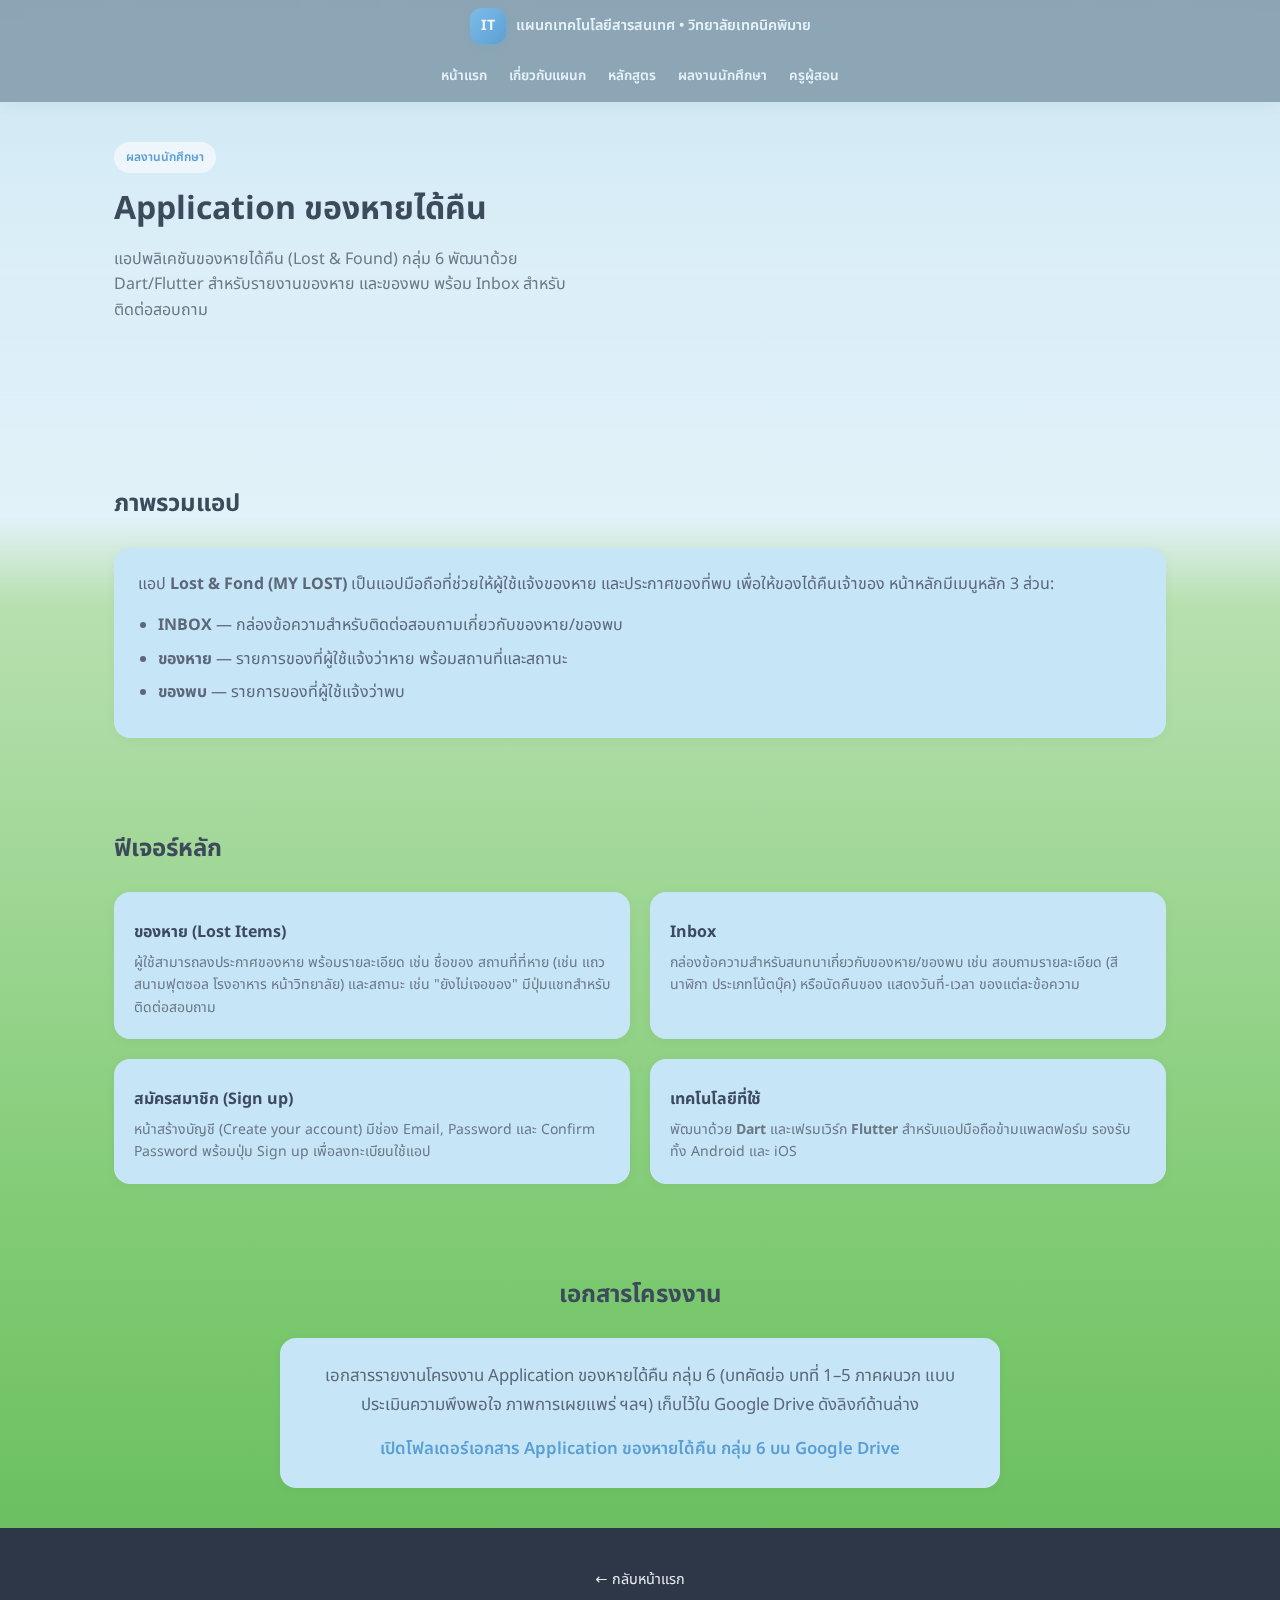
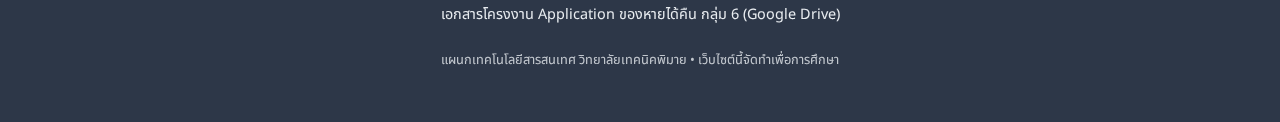
<file: ของหายได้คืน.html>
<!DOCTYPE html>
<html lang="th">

<head>
    <meta charset="UTF-8">
    <meta name="viewport" content="width=device-width, initial-scale=1.0, viewport-fit=cover">
    <meta name="theme-color" content="#5a9fd4">
    <meta name="description" content="Application ของหายได้คืน - แอปของหายได้คืน กลุ่ม 6 | แผนกเทคโนโลยีสารสนเทศ วิทยาลัยเทคนิคพิมาย">
    <title>Application ของหายได้คืน - แผนกเทคโนโลยีสารสนเทศ</title>

    <link rel="preconnect" href="https://fonts.googleapis.com">
    <link rel="preconnect" href="https://fonts.gstatic.com" crossorigin>
    <link href="https://fonts.googleapis.com/css2?family=Noto+Sans+Thai:wght@300;400;600;700&display=swap" rel="stylesheet">
    <link rel="stylesheet" href="โครงสร้าง.css">
</head>

<body>
    <div class="snow" id="snowContainer" aria-hidden="true"></div>
    <div class="barn" aria-hidden="true"></div>

    <header>
        <div class="container">
            <nav>
                <div class="brand">
                    <div class="logo">IT</div>
                    <div>แผนกเทคโนโลยีสารสนเทศ • วิทยาลัยเทคนิคพิมาย</div>
                </div>
                <button type="button" class="menu-toggle" id="menuToggle" aria-label="เปิดเมนู" aria-expanded="false">
                    <span class="icon-open" aria-hidden="true">
                        <svg fill="none" stroke="currentColor" viewBox="0 0 24 24"><path stroke-linecap="round" stroke-linejoin="round" stroke-width="2" d="M4 6h16M4 12h16M4 18h16"/></svg>
                    </span>
                    <span class="icon-close" aria-hidden="true">
                        <svg fill="none" stroke="currentColor" viewBox="0 0 24 24"><path stroke-linecap="round" stroke-linejoin="round" stroke-width="2" d="M6 18L18 6M6 6l12 12"/></svg>
                    </span>
                </button>
                <div class="menu" id="mainMenu">
                    <a href="หน้าแรก.html" class="menu-link">หน้าแรก</a>
                    <a href="หน้าแรก.html#about" class="menu-link">เกี่ยวกับแผนก</a>
                    <a href="หน้าแรก.html#courses" class="menu-link">หลักสูตร</a>
                    <a href="หน้าแรก.html#projects" class="menu-link">ผลงานนักศึกษา</a>
                    <a href="หน้าแรก.html#teachers" class="menu-link">ครูผู้สอน</a>
                </div>
            </nav>
        </div>
    </header>

    <main>
        <section class="hero" id="top">
            <div class="container">
                <span class="pill">ผลงานนักศึกษา</span>
                <h1>Application ของหายได้คืน</h1>
                <p>แอปพลิเคชันของหายได้คืน (Lost &amp; Found) กลุ่ม 6 พัฒนาด้วย Dart/Flutter สำหรับรายงานของหาย และของพบ พร้อม Inbox สำหรับติดต่อสอบถาม</p>
            </div>
        </section>

        <section id="overview">
            <div class="container">
                <h2>ภาพรวมแอป</h2>
                <div class="card box">
                    <p>แอป <strong>Lost &amp; Fond (MY LOST)</strong> เป็นแอปมือถือที่ช่วยให้ผู้ใช้แจ้งของหาย และประกาศของที่พบ เพื่อให้ของได้คืนเจ้าของ หน้าหลักมีเมนูหลัก 3 ส่วน:</p>
                    <ul class="list">
                        <li><strong>INBOX</strong> — กล่องข้อความสำหรับติดต่อสอบถามเกี่ยวกับของหาย/ของพบ</li>
                        <li><strong>ของหาย</strong> — รายการของที่ผู้ใช้แจ้งว่าหาย พร้อมสถานที่และสถานะ</li>
                        <li><strong>ของพบ</strong> — รายการของที่ผู้ใช้แจ้งว่าพบ</li>
                    </ul>
                </div>
            </div>
        </section>

        <section id="features">
            <div class="container">
                <h2>ฟีเจอร์หลัก</h2>
                <div class="grid grid-2">
                    <div class="card feature">
                        <h3>ของหาย (Lost Items)</h3>
                        <p>ผู้ใช้สามารถลงประกาศของหาย พร้อมรายละเอียด เช่น ชื่อของ สถานที่ที่หาย (เช่น แถวสนามฟุตซอล โรงอาหาร หน้าวิทยาลัย) และสถานะ เช่น "ยังไม่เจอของ" มีปุ่มแชทสำหรับติดต่อสอบถาม</p>
                    </div>
                    <div class="card feature">
                        <h3>Inbox</h3>
                        <p>กล่องข้อความสำหรับสนทนาเกี่ยวกับของหาย/ของพบ เช่น สอบถามรายละเอียด (สีนาฬิกา ประเภทโน้ตบุ๊ค) หรือนัดคืนของ แสดงวันที่-เวลา ของแต่ละข้อความ</p>
                    </div>
                    <div class="card feature">
                        <h3>สมัครสมาชิก (Sign up)</h3>
                        <p>หน้าสร้างบัญชี (Create your account) มีช่อง Email, Password และ Confirm Password พร้อมปุ่ม Sign up เพื่อลงทะเบียนใช้แอป</p>
                    </div>
                    <div class="card feature">
                        <h3>เทคโนโลยีที่ใช้</h3>
                        <p>พัฒนาด้วย <strong>Dart</strong> และเฟรมเวิร์ก <strong>Flutter</strong> สำหรับแอปมือถือข้ามแพลตฟอร์ม รองรับทั้ง Android และ iOS</p>
                    </div>
                </div>
            </div>
        </section>

        <section id="docs">
            <div class="container">
                <h2>เอกสารโครงงาน</h2>
                <div class="card box">
                    <p>เอกสารรายงานโครงงาน Application ของหายได้คืน กลุ่ม 6 (บทคัดย่อ บทที่ 1–5 ภาคผนวก แบบประเมินความพึงพอใจ ภาพการเผยแพร่ ฯลฯ) เก็บไว้ใน Google Drive ดังลิงก์ด้านล่าง</p>
                    <p class="link-drive">
                        <a href="https://drive.google.com/drive/folders/1_ES8K4wMW2S8JKFuprLYtymeZ2_aAEwP" target="_blank" rel="noopener">เปิดโฟลเดอร์เอกสาร Application ของหายได้คืน กลุ่ม 6 บน Google Drive</a>
                    </p>
                </div>
            </div>
        </section>
    </main>

    <div class="fence" aria-hidden="true"></div>
    <footer>
        <div class="container center">
            <p><a href="หน้าแรก.html">← กลับหน้าแรก</a></p>
            <p><a href="https://drive.google.com/drive/folders/1_ES8K4wMW2S8JKFuprLYtymeZ2_aAEwP" target="_blank" rel="noopener">เอกสารโครงงาน Application ของหายได้คืน กลุ่ม 6 (Google Drive)</a></p>
            <p class="small">แผนกเทคโนโลยีสารสนเทศ วิทยาลัยเทคนิคพิมาย • เว็บไซต์นี้จัดทำเพื่อการศึกษา</p>
        </div>
    </footer>

    <script>
        (function () {
            var toggle = document.getElementById('menuToggle');
            var menu = document.getElementById('mainMenu');
            var links = document.querySelectorAll('.menu-link');
            if (!toggle || !menu) return;
            function open() { menu.classList.add('is-open'); toggle.setAttribute('aria-expanded', 'true'); toggle.setAttribute('aria-label', 'ปิดเมนู'); }
            function close() { menu.classList.remove('is-open'); toggle.setAttribute('aria-expanded', 'false'); toggle.setAttribute('aria-label', 'เปิดเมนู'); }
            toggle.addEventListener('click', function () { if (menu.classList.contains('is-open')) close(); else open(); });
            links.forEach(function (a) { a.addEventListener('click', function () { close(); }); });
        })();
    </script>
    <script>
        (function () {
            var container = document.getElementById('snowContainer');
            if (!container) return;
            for (var i = 0; i < 55; i++) {
                var flake = document.createElement('span');
                flake.className = 'snowflake';
                flake.style.left = Math.random() * 100 + '%';
                flake.style.animationDelay = (Math.random() * 12) + 's';
                flake.style.animationDuration = (5 + Math.random() * 12) + 's';
                flake.style.opacity = (0.35 + Math.random() * 0.5).toFixed(2);
                flake.style.fontSize = (8 + Math.random() * 14) + 'px';
                container.appendChild(flake);
            }
        })();
    </script>
</body>

</html>
</file>
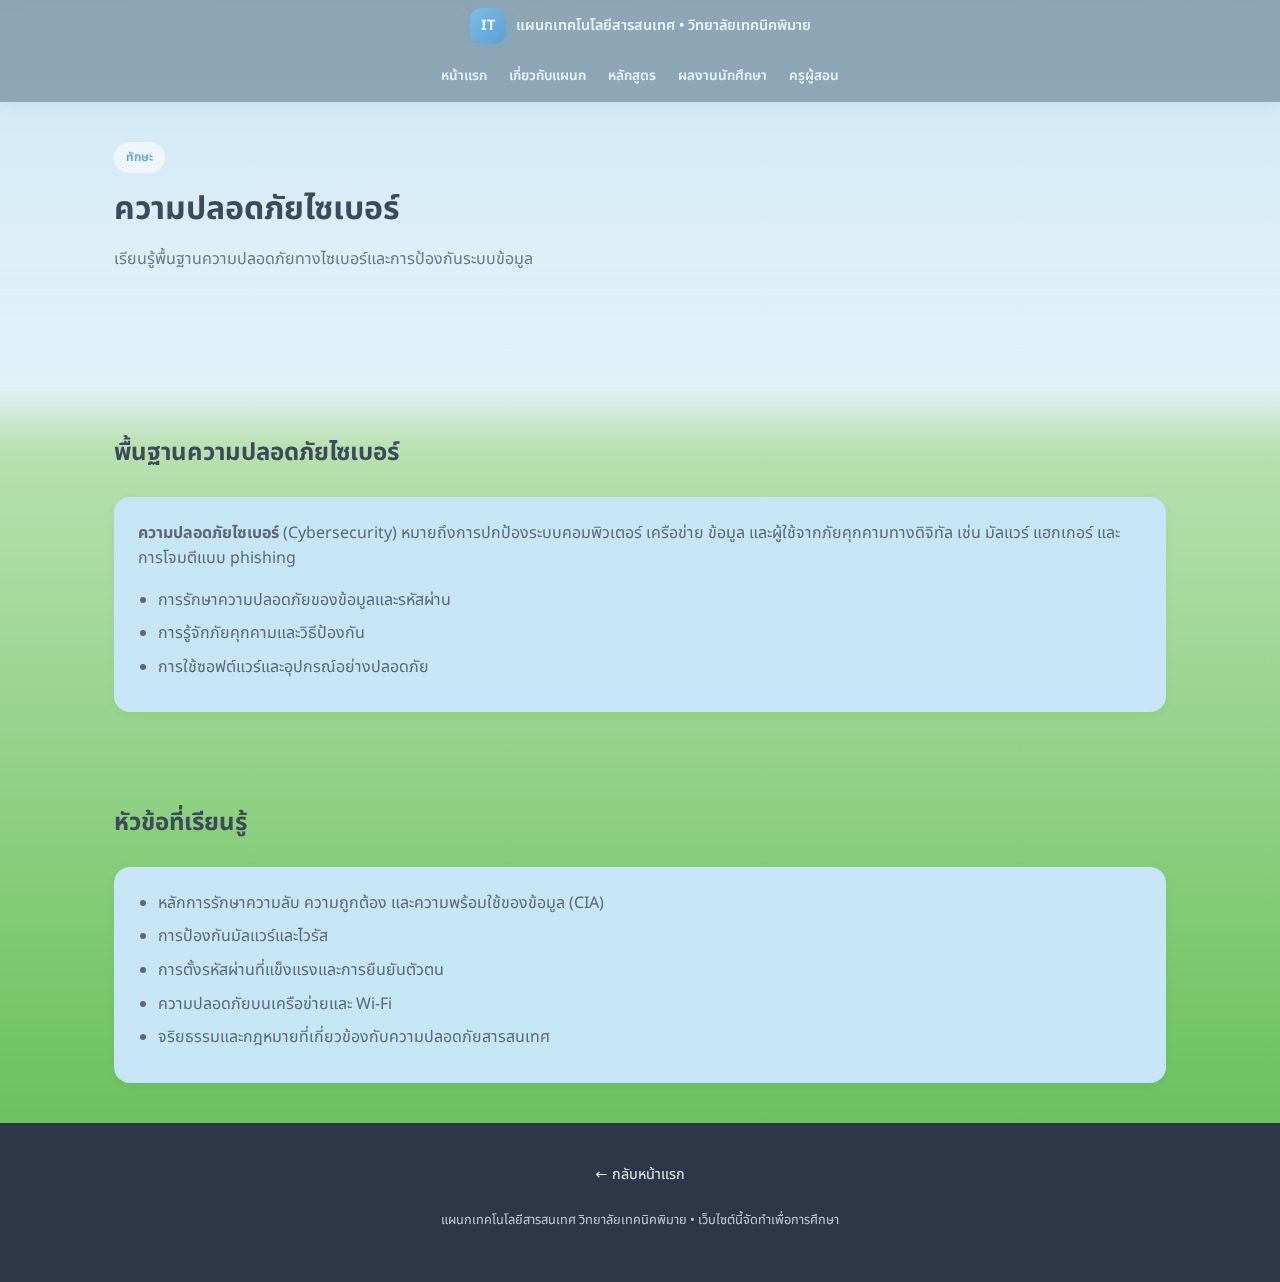
<file: ความปลอดภัยไซเบอร์.html>
<!DOCTYPE html>
<html lang="th">

<head>
    <meta charset="UTF-8">
    <meta name="viewport" content="width=device-width, initial-scale=1.0, viewport-fit=cover">
    <meta name="theme-color" content="#5a9fd4">
    <meta name="description" content="ทักษะความปลอดภัยไซเบอร์ | แผนกเทคโนโลยีสารสนเทศ วิทยาลัยเทคนิคพิมาย">
    <title>ความปลอดภัยไซเบอร์ - แผนกเทคโนโลยีสารสนเทศ</title>
    <link rel="preconnect" href="https://fonts.googleapis.com">
    <link rel="preconnect" href="https://fonts.gstatic.com" crossorigin>
    <link href="https://fonts.googleapis.com/css2?family=Noto+Sans+Thai:wght@300;400;600;700&display=swap" rel="stylesheet">
    <link rel="stylesheet" href="โครงสร้าง.css">
</head>

<body>
    <div class="snow" id="snowContainer" aria-hidden="true"></div>
    <div class="barn" aria-hidden="true"></div>

    <header>
        <div class="container">
            <nav>
                <div class="brand">
                    <div class="logo">IT</div>
                    <div>แผนกเทคโนโลยีสารสนเทศ • วิทยาลัยเทคนิคพิมาย</div>
                </div>
                <button type="button" class="menu-toggle" id="menuToggle" aria-label="เปิดเมนู" aria-expanded="false">
                    <span class="icon-open" aria-hidden="true"><svg fill="none" stroke="currentColor" viewBox="0 0 24 24"><path stroke-linecap="round" stroke-linejoin="round" stroke-width="2" d="M4 6h16M4 12h16M4 18h16"/></svg></span>
                    <span class="icon-close" aria-hidden="true"><svg fill="none" stroke="currentColor" viewBox="0 0 24 24"><path stroke-linecap="round" stroke-linejoin="round" stroke-width="2" d="M6 18L18 6M6 6l12 12"/></svg></span>
                </button>
                <div class="menu" id="mainMenu">
                    <a href="หน้าแรก.html" class="menu-link">หน้าแรก</a>
                    <a href="หน้าแรก.html#about" class="menu-link">เกี่ยวกับแผนก</a>
                    <a href="หน้าแรก.html#courses" class="menu-link">หลักสูตร</a>
                    <a href="หน้าแรก.html#projects" class="menu-link">ผลงานนักศึกษา</a>
                    <a href="หน้าแรก.html#teachers" class="menu-link">ครูผู้สอน</a>
                </div>
            </nav>
        </div>
    </header>

    <main>
        <section class="hero" id="top">
            <div class="container">
                <span class="pill">ทักษะ</span>
                <h1>ความปลอดภัยไซเบอร์</h1>
                <p>เรียนรู้พื้นฐานความปลอดภัยทางไซเบอร์และการป้องกันระบบข้อมูล</p>
            </div>
        </section>

        <section id="intro">
            <div class="container">
                <h2>พื้นฐานความปลอดภัยไซเบอร์</h2>
                <div class="card box">
                    <p><strong>ความปลอดภัยไซเบอร์</strong> (Cybersecurity) หมายถึงการปกป้องระบบคอมพิวเตอร์ เครือข่าย ข้อมูล และผู้ใช้จากภัยคุกคามทางดิจิทัล เช่น มัลแวร์ แฮกเกอร์ และการโจมตีแบบ phishing</p>
                    <ul class="list">
                        <li>การรักษาความปลอดภัยของข้อมูลและรหัสผ่าน</li>
                        <li>การรู้จักภัยคุกคามและวิธีป้องกัน</li>
                        <li>การใช้ซอฟต์แวร์และอุปกรณ์อย่างปลอดภัย</li>
                    </ul>
                </div>
            </div>
        </section>

        <section id="topics">
            <div class="container">
                <h2>หัวข้อที่เรียนรู้</h2>
                <div class="card box">
                    <ul class="list">
                        <li>หลักการรักษาความลับ ความถูกต้อง และความพร้อมใช้ของข้อมูล (CIA)</li>
                        <li>การป้องกันมัลแวร์และไวรัส</li>
                        <li>การตั้งรหัสผ่านที่แข็งแรงและการยืนยันตัวตน</li>
                        <li>ความปลอดภัยบนเครือข่ายและ Wi‑Fi</li>
                        <li>จริยธรรมและกฎหมายที่เกี่ยวข้องกับความปลอดภัยสารสนเทศ</li>
                    </ul>
                </div>
            </div>
        </section>
    </main>

    <div class="fence" aria-hidden="true"></div>
    <footer>
        <div class="container center">
            <p><a href="หน้าแรก.html">← กลับหน้าแรก</a></p>
            <p class="small">แผนกเทคโนโลยีสารสนเทศ วิทยาลัยเทคนิคพิมาย • เว็บไซต์นี้จัดทำเพื่อการศึกษา</p>
        </div>
    </footer>

    <script>
        (function () {
            var t = document.getElementById('menuToggle'), m = document.getElementById('mainMenu');
            if (!t || !m) return;
            function o() { m.classList.add('is-open'); t.setAttribute('aria-expanded', 'true'); t.setAttribute('aria-label', 'ปิดเมนู'); }
            function c() { m.classList.remove('is-open'); t.setAttribute('aria-expanded', 'false'); t.setAttribute('aria-label', 'เปิดเมนู'); }
            t.addEventListener('click', function () { m.classList.contains('is-open') ? c() : o(); });
            document.querySelectorAll('.menu-link').forEach(function (a) { a.addEventListener('click', c); });
        })();
    </script>
    <script>
        (function () {
            var c = document.getElementById('snowContainer');
            if (!c) return;
            for (var i = 0; i < 55; i++) {
                var f = document.createElement('span');
                f.className = 'snowflake';
                f.style.left = Math.random() * 100 + '%'; f.style.animationDelay = (Math.random() * 12) + 's';
                f.style.animationDuration = (5 + Math.random() * 12) + 's'; f.style.opacity = (0.35 + Math.random() * 0.5).toFixed(2);
                f.style.fontSize = (8 + Math.random() * 14) + 'px';
                c.appendChild(f);
            }
        })();
    </script>
</body>

</html>
</file>
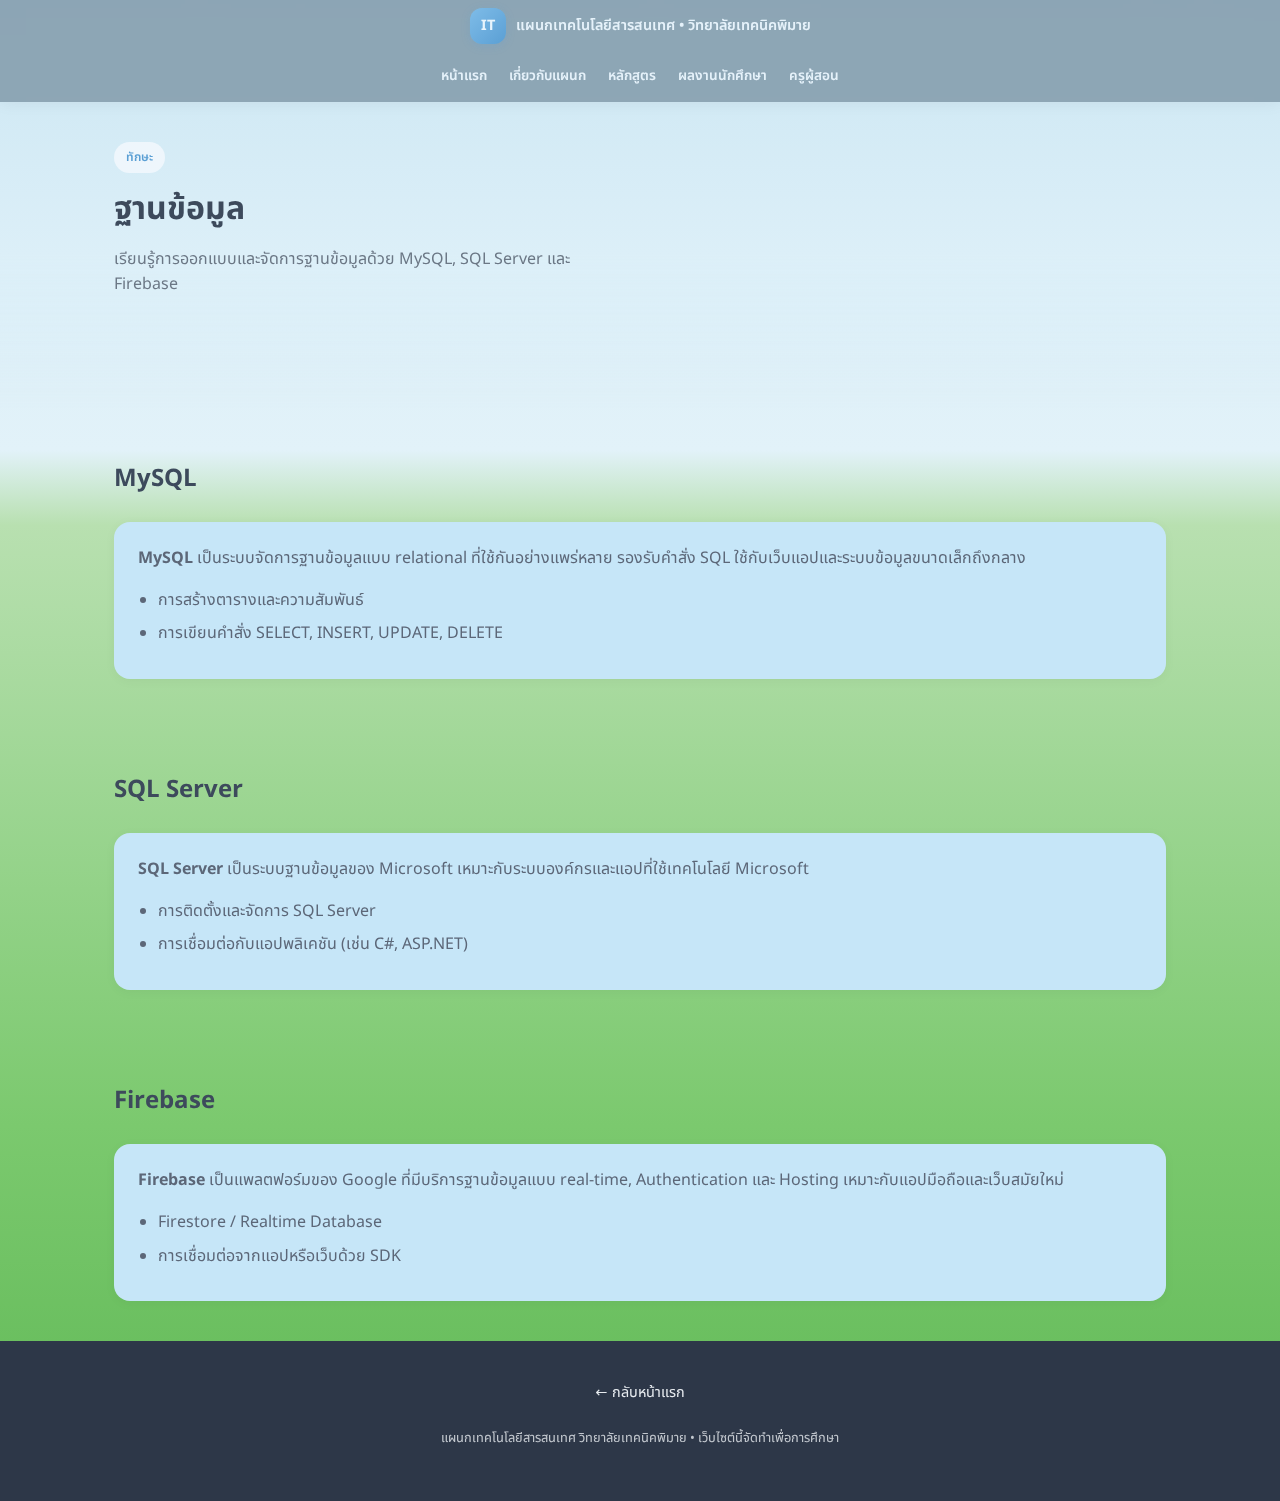
<file: ฐานข้อมูล.html>
<!DOCTYPE html>
<html lang="th">

<head>
    <meta charset="UTF-8">
    <meta name="viewport" content="width=device-width, initial-scale=1.0, viewport-fit=cover">
    <meta name="theme-color" content="#5a9fd4">
    <meta name="description" content="ทักษะฐานข้อมูล - MySQL, SQL Server, Firebase | แผนกเทคโนโลยีสารสนเทศ วิทยาลัยเทคนิคพิมาย">
    <title>ฐานข้อมูล - แผนกเทคโนโลยีสารสนเทศ</title>
    <link rel="preconnect" href="https://fonts.googleapis.com">
    <link rel="preconnect" href="https://fonts.gstatic.com" crossorigin>
    <link href="https://fonts.googleapis.com/css2?family=Noto+Sans+Thai:wght@300;400;600;700&display=swap" rel="stylesheet">
    <link rel="stylesheet" href="โครงสร้าง.css">
</head>

<body>
    <div class="snow" id="snowContainer" aria-hidden="true"></div>
    <div class="barn" aria-hidden="true"></div>

    <header>
        <div class="container">
            <nav>
                <div class="brand">
                    <div class="logo">IT</div>
                    <div>แผนกเทคโนโลยีสารสนเทศ • วิทยาลัยเทคนิคพิมาย</div>
                </div>
                <button type="button" class="menu-toggle" id="menuToggle" aria-label="เปิดเมนู" aria-expanded="false">
                    <span class="icon-open" aria-hidden="true"><svg fill="none" stroke="currentColor" viewBox="0 0 24 24"><path stroke-linecap="round" stroke-linejoin="round" stroke-width="2" d="M4 6h16M4 12h16M4 18h16"/></svg></span>
                    <span class="icon-close" aria-hidden="true"><svg fill="none" stroke="currentColor" viewBox="0 0 24 24"><path stroke-linecap="round" stroke-linejoin="round" stroke-width="2" d="M6 18L18 6M6 6l12 12"/></svg></span>
                </button>
                <div class="menu" id="mainMenu">
                    <a href="หน้าแรก.html" class="menu-link">หน้าแรก</a>
                    <a href="หน้าแรก.html#about" class="menu-link">เกี่ยวกับแผนก</a>
                    <a href="หน้าแรก.html#courses" class="menu-link">หลักสูตร</a>
                    <a href="หน้าแรก.html#projects" class="menu-link">ผลงานนักศึกษา</a>
                    <a href="หน้าแรก.html#teachers" class="menu-link">ครูผู้สอน</a>
                </div>
            </nav>
        </div>
    </header>

    <main>
        <section class="hero" id="top">
            <div class="container">
                <span class="pill">ทักษะ</span>
                <h1>ฐานข้อมูล</h1>
                <p>เรียนรู้การออกแบบและจัดการฐานข้อมูลด้วย MySQL, SQL Server และ Firebase</p>
            </div>
        </section>

        <section id="mysql">
            <div class="container">
                <h2>MySQL</h2>
                <div class="card box">
                    <p><strong>MySQL</strong> เป็นระบบจัดการฐานข้อมูลแบบ relational ที่ใช้กันอย่างแพร่หลาย รองรับคำสั่ง SQL ใช้กับเว็บแอปและระบบข้อมูลขนาดเล็กถึงกลาง</p>
                    <ul class="list">
                        <li>การสร้างตารางและความสัมพันธ์</li>
                        <li>การเขียนคำสั่ง SELECT, INSERT, UPDATE, DELETE</li>
                    </ul>
                </div>
            </div>
        </section>

        <section id="sqlserver">
            <div class="container">
                <h2>SQL Server</h2>
                <div class="card box">
                    <p><strong>SQL Server</strong> เป็นระบบฐานข้อมูลของ Microsoft เหมาะกับระบบองค์กรและแอปที่ใช้เทคโนโลยี Microsoft</p>
                    <ul class="list">
                        <li>การติดตั้งและจัดการ SQL Server</li>
                        <li>การเชื่อมต่อกับแอปพลิเคชัน (เช่น C#, ASP.NET)</li>
                    </ul>
                </div>
            </div>
        </section>

        <section id="firebase">
            <div class="container">
                <h2>Firebase</h2>
                <div class="card box">
                    <p><strong>Firebase</strong> เป็นแพลตฟอร์มของ Google ที่มีบริการฐานข้อมูลแบบ real-time, Authentication และ Hosting เหมาะกับแอปมือถือและเว็บสมัยใหม่</p>
                    <ul class="list">
                        <li>Firestore / Realtime Database</li>
                        <li>การเชื่อมต่อจากแอปหรือเว็บด้วย SDK</li>
                    </ul>
                </div>
            </div>
        </section>
    </main>

    <div class="fence" aria-hidden="true"></div>
    <footer>
        <div class="container center">
            <p><a href="หน้าแรก.html">← กลับหน้าแรก</a></p>
            <p class="small">แผนกเทคโนโลยีสารสนเทศ วิทยาลัยเทคนิคพิมาย • เว็บไซต์นี้จัดทำเพื่อการศึกษา</p>
        </div>
    </footer>

    <script>
        (function () {
            var t = document.getElementById('menuToggle'), m = document.getElementById('mainMenu');
            if (!t || !m) return;
            function o() { m.classList.add('is-open'); t.setAttribute('aria-expanded', 'true'); t.setAttribute('aria-label', 'ปิดเมนู'); }
            function c() { m.classList.remove('is-open'); t.setAttribute('aria-expanded', 'false'); t.setAttribute('aria-label', 'เปิดเมนู'); }
            t.addEventListener('click', function () { m.classList.contains('is-open') ? c() : o(); });
            document.querySelectorAll('.menu-link').forEach(function (a) { a.addEventListener('click', c); });
        })();
    </script>
    <script>
        (function () {
            var c = document.getElementById('snowContainer');
            if (!c) return;
            for (var i = 0; i < 55; i++) {
                var f = document.createElement('span');
                f.className = 'snowflake';
                f.style.left = Math.random() * 100 + '%'; f.style.animationDelay = (Math.random() * 12) + 's';
                f.style.animationDuration = (5 + Math.random() * 12) + 's'; f.style.opacity = (0.35 + Math.random() * 0.5).toFixed(2);
                f.style.fontSize = (8 + Math.random() * 14) + 'px';
                c.appendChild(f);
            }
        })();
    </script>
</body>

</html>
</file>
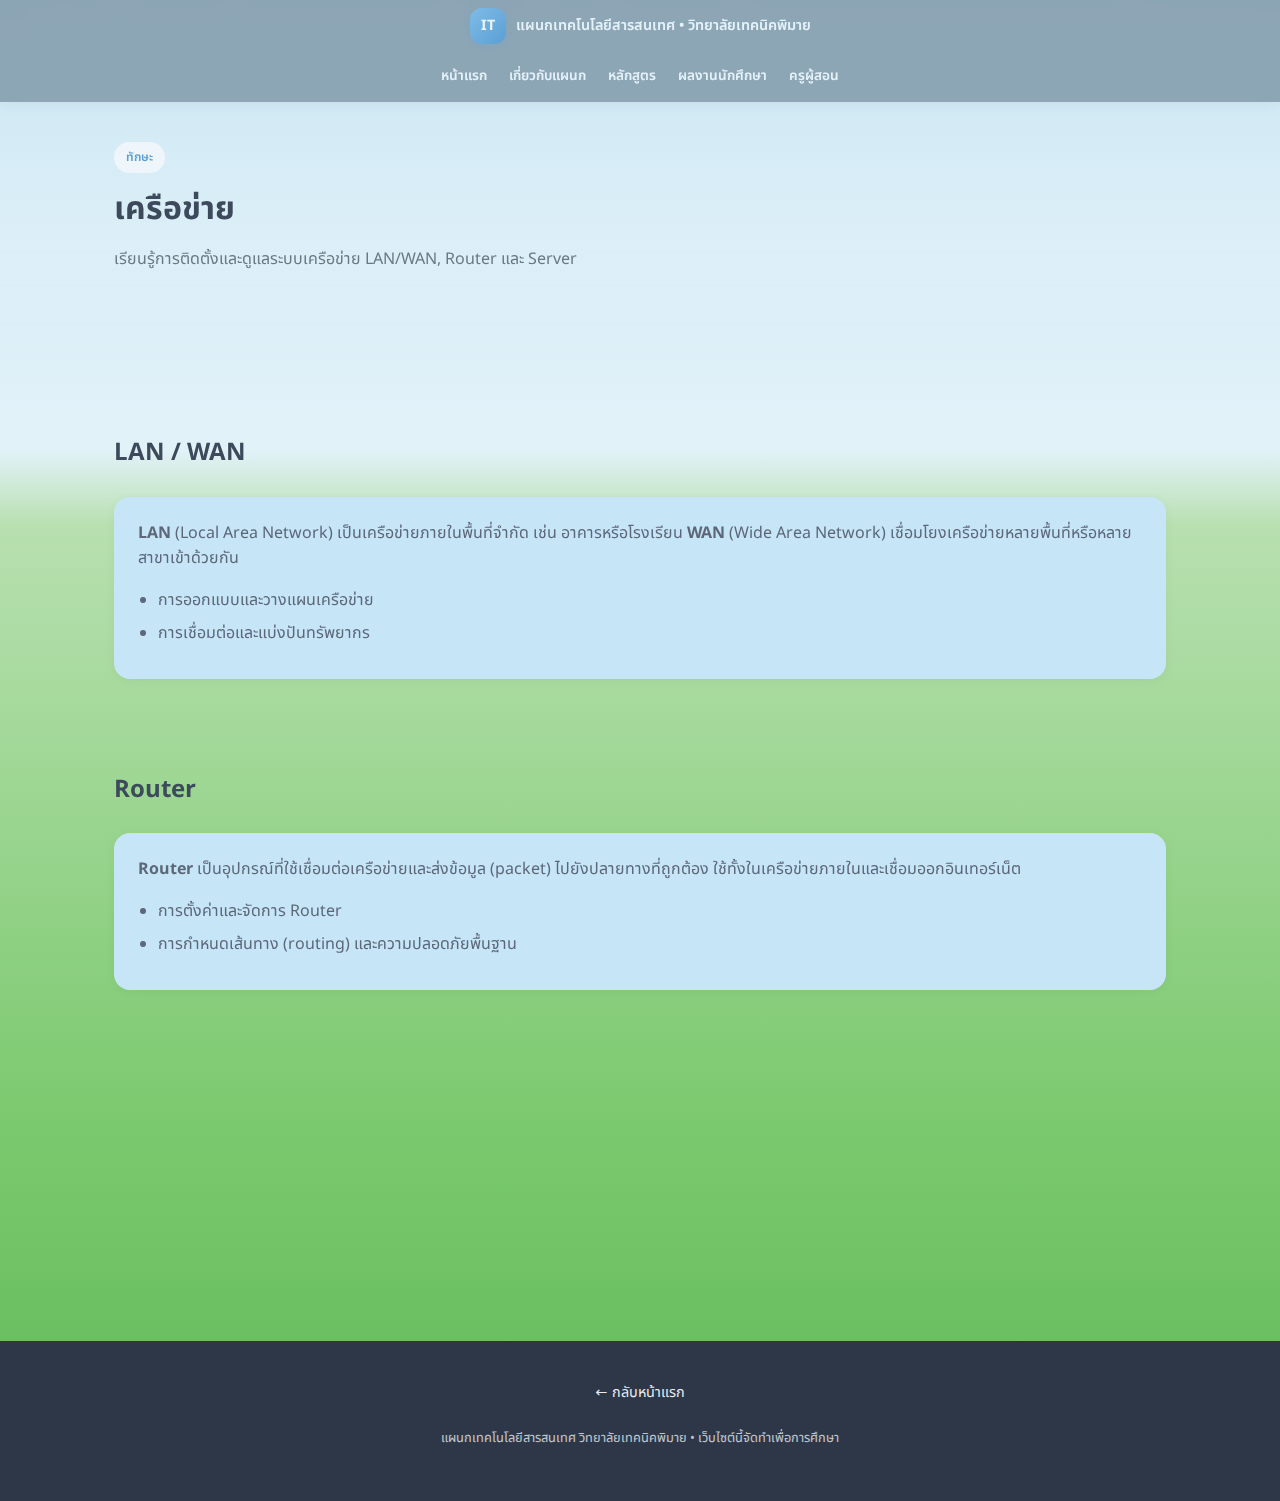
<file: เครือข่าย.html>
<!DOCTYPE html>
<html lang="th">

<head>
    <meta charset="UTF-8">
    <meta name="viewport" content="width=device-width, initial-scale=1.0, viewport-fit=cover">
    <meta name="theme-color" content="#5a9fd4">
    <meta name="description" content="ทักษะเครือข่าย - LAN/WAN, Router, Server | แผนกเทคโนโลยีสารสนเทศ วิทยาลัยเทคนิคพิมาย">
    <title>เครือข่าย - แผนกเทคโนโลยีสารสนเทศ</title>
    <link rel="preconnect" href="https://fonts.googleapis.com">
    <link rel="preconnect" href="https://fonts.gstatic.com" crossorigin>
    <link href="https://fonts.googleapis.com/css2?family=Noto+Sans+Thai:wght@300;400;600;700&display=swap" rel="stylesheet">
    <link rel="stylesheet" href="โครงสร้าง.css">
</head>

<body>
    <div class="snow" id="snowContainer" aria-hidden="true"></div>
    <div class="barn" aria-hidden="true"></div>

    <header>
        <div class="container">
            <nav>
                <div class="brand">
                    <div class="logo">IT</div>
                    <div>แผนกเทคโนโลยีสารสนเทศ • วิทยาลัยเทคนิคพิมาย</div>
                </div>
                <button type="button" class="menu-toggle" id="menuToggle" aria-label="เปิดเมนู" aria-expanded="false">
                    <span class="icon-open" aria-hidden="true"><svg fill="none" stroke="currentColor" viewBox="0 0 24 24"><path stroke-linecap="round" stroke-linejoin="round" stroke-width="2" d="M4 6h16M4 12h16M4 18h16"/></svg></span>
                    <span class="icon-close" aria-hidden="true"><svg fill="none" stroke="currentColor" viewBox="0 0 24 24"><path stroke-linecap="round" stroke-linejoin="round" stroke-width="2" d="M6 18L18 6M6 6l12 12"/></svg></span>
                </button>
                <div class="menu" id="mainMenu">
                    <a href="หน้าแรก.html" class="menu-link">หน้าแรก</a>
                    <a href="หน้าแรก.html#about" class="menu-link">เกี่ยวกับแผนก</a>
                    <a href="หน้าแรก.html#courses" class="menu-link">หลักสูตร</a>
                    <a href="หน้าแรก.html#projects" class="menu-link">ผลงานนักศึกษา</a>
                    <a href="หน้าแรก.html#teachers" class="menu-link">ครูผู้สอน</a>
                </div>
            </nav>
        </div>
    </header>

    <main>
        <section class="hero reveal" id="top">
            <div class="container">
                <span class="pill">ทักษะ</span>
                <h1>เครือข่าย</h1>
                <p>เรียนรู้การติดตั้งและดูแลระบบเครือข่าย LAN/WAN, Router และ Server</p>
            </div>
        </section>

        <section class="reveal" id="lan-wan">
            <div class="container">
                <h2>LAN / WAN</h2>
                <div class="card box">
                    <p><strong>LAN</strong> (Local Area Network) เป็นเครือข่ายภายในพื้นที่จำกัด เช่น อาคารหรือโรงเรียน <strong>WAN</strong> (Wide Area Network) เชื่อมโยงเครือข่ายหลายพื้นที่หรือหลายสาขาเข้าด้วยกัน</p>
                    <ul class="list">
                        <li>การออกแบบและวางแผนเครือข่าย</li>
                        <li>การเชื่อมต่อและแบ่งปันทรัพยากร</li>
                    </ul>
                </div>
            </div>
        </section>

        <section class="reveal" id="router">
            <div class="container">
                <h2>Router</h2>
                <div class="card box">
                    <p><strong>Router</strong> เป็นอุปกรณ์ที่ใช้เชื่อมต่อเครือข่ายและส่งข้อมูล (packet) ไปยังปลายทางที่ถูกต้อง ใช้ทั้งในเครือข่ายภายในและเชื่อมออกอินเทอร์เน็ต</p>
                    <ul class="list">
                        <li>การตั้งค่าและจัดการ Router</li>
                        <li>การกำหนดเส้นทาง (routing) และความปลอดภัยพื้นฐาน</li>
                    </ul>
                </div>
            </div>
        </section>

        <section class="reveal" id="server">
            <div class="container">
                <h2>Server</h2>
                <div class="card box">
                    <p><strong>Server</strong> เป็นเครื่องหรือระบบที่ให้บริการข้อมูลและทรัพยากรแก่เครื่องลูกข่าย (client) เช่น ไฟล์เซิร์ฟเวอร์ เว็บเซิร์ฟเวอร์ หรือเซิร์ฟเวอร์ฐานข้อมูล</p>
                    <ul class="list">
                        <li>การติดตั้งและดูแลระบบปฏิบัติการเซิร์ฟเวอร์</li>
                        <li>การให้บริการเว็บและแอปพลิเคชัน</li>
                    </ul>
                </div>
            </div>
        </section>
    </main>

    <div class="fence" aria-hidden="true"></div>
    <footer>
        <div class="container center">
            <p><a href="หน้าแรก.html">← กลับหน้าแรก</a></p>
            <p class="small">แผนกเทคโนโลยีสารสนเทศ วิทยาลัยเทคนิคพิมาย • เว็บไซต์นี้จัดทำเพื่อการศึกษา</p>
        </div>
    </footer>

    <script>
        (function () {
            var t = document.getElementById('menuToggle'), m = document.getElementById('mainMenu');
            if (!t || !m) return;
            function o() { m.classList.add('is-open'); t.setAttribute('aria-expanded', 'true'); t.setAttribute('aria-label', 'ปิดเมนู'); }
            function c() { m.classList.remove('is-open'); t.setAttribute('aria-expanded', 'false'); t.setAttribute('aria-label', 'เปิดเมนู'); }
            t.addEventListener('click', function () { m.classList.contains('is-open') ? c() : o(); });
            document.querySelectorAll('.menu-link').forEach(function (a) { a.addEventListener('click', c); });
        })();
    </script>
    <script>
        (function () {
            var c = document.getElementById('snowContainer');
            if (!c) return;
            for (var i = 0; i < 55; i++) {
                var f = document.createElement('span');
                f.className = 'snowflake';
                f.style.left = Math.random() * 100 + '%'; f.style.animationDelay = (Math.random() * 12) + 's';
                f.style.animationDuration = (5 + Math.random() * 12) + 's'; f.style.opacity = (0.35 + Math.random() * 0.5).toFixed(2);
                f.style.fontSize = (8 + Math.random() * 14) + 'px';
                c.appendChild(f);
            }
        })();
    </script>
    <script>
    function reveal(){
      var reveals = document.querySelectorAll(".reveal");

      for(var i=0;i<reveals.length;i++){
        var windowHeight = window.innerHeight;
        var elementTop = reveals[i].getBoundingClientRect().top;
        var elementVisible = 80;

        if(elementTop < windowHeight - elementVisible){
          reveals[i].classList.add("active");
        }
      }
    }
    window.addEventListener("scroll", reveal);
    window.addEventListener("load", reveal);
    </script>
</body>

</html>
</file>
<file: style.css>
:root{--primary:#60a5fa;--dark:#1f2937;--light:#f5f7fb;--accent:#34d399}
*{box-sizing:border-box}

body{
margin:0;
font-family:"Noto Sans Thai",system-ui,Arial,sans-serif;
color:#1f2937;
background:#f5f7fb;
line-height:1.8;
font-size:18px;
}

a{text-decoration:none;color:inherit}

.container{max-width:1000px;margin:auto;padding:0 16px}

header{
position:sticky;
top:0;
background:#fff;
border-bottom:1px solid #e5e7eb;
box-shadow:0 6px 18px rgba(2,6,23,.05);
z-index:10
}

nav{
display:flex;
flex-direction:column;
align-items:center;
padding:12px 0
}

.brand{display:flex;align-items:center;gap:10px;font-weight:700}

.logo{
width:36px;height:36px;border-radius:10px;
background:linear-gradient(135deg,var(--primary),#6366f1);
display:grid;place-items:center;color:#fff
}

.menu{display:flex;gap:12px;flex-wrap:wrap;justify-content:center;margin-top:8px}
.menu a{padding:8px 12px;border-radius:12px;font-weight:600}
.menu a:hover{background:#eaf2ff}

.hero{background:linear-gradient(180deg,#f0f7ff,#f5f7fb)}
.hero-inner{display:grid;grid-template-columns:1fr 1fr;gap:24px;align-items:center;padding:60px 0}

.card{
background:#fff;
border:1px solid #e6eaf2;
border-radius:20px;
box-shadow:0 8px 18px rgba(2,6,23,.05)
}

.grid{display:grid;gap:16px}
.grid-2{grid-template-columns:1fr 1fr}
.grid-3{grid-template-columns:1fr 1fr}

section{padding:56px 0}
h2{text-align:center}

.pill{
display:inline-block;
background:#ecfeff;
border:1px solid #bae6fd;
color:#0369a1;
padding:6px 10px;
border-radius:999px;
font-size:13px
}

.feature{padding:18px}
.project{padding:18px}

.list li{margin:8px 0}

.teachers{
display:grid;
grid-template-columns:repeat(auto-fit,minmax(200px,1fr));
gap:20px;
max-width:900px;
margin:auto;
}

.teacher{text-align:center}
.teacher img{
width:200px;
height:300px;
object-fit:cover;
border-radius:14px;
box-shadow:0 6px 16px rgba(0,0,0,.15)
}

footer{
background:#0b1220;
color:#e2e8f0;
padding:30px 0;
margin-top:40px
}

.center{text-align:center}
.small{font-size:13px;color:#94a3b8}

@media(max-width:900px){
.hero-inner{grid-template-columns:1fr}
.grid-2,.grid-3{grid-template-columns:1fr}
}
.teachers-row{
display:flex;
justify-content:center;
gap:40px;
margin-bottom:40px;
flex-wrap:wrap;
}

.teachers-row.one .teacher{
width:260px;
}

.teachers-row.two .teacher{
width:240px;
}

.teacher{
text-align:center;
}

.teacher img{
width:220px;
height:320px;
object-fit:cover;
border-radius:16px;
box-shadow:0 8px 18px rgba(0,0,0,.18);
margin-bottom:10px;
}
</file>
<file: โครงสร้าง.css>
:root {
    --primary: #5a9fd4;
    --primary-hover: #4a8fc4;
    --primary-light: #eef6fc;
    --dark: #3d4a5c;
    --dark-soft: #5c6778;
    --gray: #6b7785;
    --gray-light: #e8ecf0;
    --bg: #f6f8fa;
    --white: #e8f4fc;
    --accent: #4aaf8a;
    --radius: 12px;
    --radius-lg: 16px;
    --shadow: 0 2px 12px rgba(0, 0, 0, 0.03);
    --shadow-lg: 0 6px 20px rgba(0, 0, 0, 0.05);
    --header-h: 64px;
    --safe-top: env(safe-area-inset-top, 0);
    --safe-bottom: env(safe-area-inset-bottom, 0);
    /* เว้นระยะจากขอบ – คอม */
    --space-edge: 24px;
    --space-section: 40px;
}

* {
    box-sizing: border-box;
}

html {
    /* ปิดการเลื่อนแบบลื่นทั้งหน้าเพื่อไม่ให้หน้าลื่นต่อเอง */
    /* scroll-behavior: smooth; */
    scroll-padding-top: 150px;
    min-height: 100%;
}

body {
    margin: 0;
    font-family: "Noto Sans Thai", -apple-system, BlinkMacSystemFont, "Segoe UI", system-ui, sans-serif;
    color: var(--dark);
    line-height: 1.6;
    font-size: 16px;
    position: relative;
    z-index: 0;
    min-height: 100%;
    -webkit-font-smoothing: antialiased;
    /* ท้องฟ้า + ทุ่งหญ้า โทนลื่น สบายตา */
    background: linear-gradient(to bottom, #d2eaf5 0%, #e2f2f9 30%, #b8e0b0 35%, #7bc96e 75%, #5fb855 100%);
    background-repeat: no-repeat;
    background-size: 100% 100%;
}


/* กล่องเนื้อหา – เว้นระยะจากขอบให้สวยงาม */
.container {
    max-width: 1100px;
    margin: 0 auto;
    padding: 0 var(--space-edge);
}

/* ========== HEADER – สบายตา มองทะลุได้เบาๆ ========== */
header {
    position: sticky;
    top: 0;
    left: 0;
    right: 0;
    padding-top: var(--safe-top);
    padding-bottom: 8px;
    background: rgba(90, 115, 135, 0.58);
    backdrop-filter: blur(10px);
    -webkit-backdrop-filter: blur(10px);
    box-shadow: 0 1px 16px rgba(0, 0, 0, 0.06);
    z-index: 100;
}

nav {
    display: flex;
    flex-wrap: wrap;
    align-items: center;
    gap: 0;
    padding: 8px 0 0;
}

/* ปุ่มเปิดเมนูมือถือ – ซ่อนบนคอม */
.menu-toggle {
    display: none;
}

/* บรรทัดแรก: แบรนด์ (จัดกึ่งกลาง เว้นขอบสวยงาม) */
.brand {
    display: flex;
    align-items: center;
    justify-content: center;
    gap: 10px;
    width: 100%;
    font-weight: 700;
    font-size: 0.9rem;
    color: #e8f4fc;
    padding-bottom: 8px;
    margin-bottom: 8px;
    text-align: center;
}

.brand > div:last-child {
    color: rgba(232, 244, 252, 0.98);
    font-weight: 600;
    line-height: 1.35;
}

/* โลโก้ IT โทนลื่น สบายตา */
.logo {
    width: 36px;
    height: 36px;
    min-width: 36px;
    border-radius: var(--radius);
    background: linear-gradient(135deg, #7ebce8, #5a9fd4);
    box-shadow: 0 2px 8px rgba(90, 159, 212, 0.25);
    display: grid;
    place-items: center;
    color: #e8f4fc;
    font-size: 0.9rem;
    font-weight: 700;
}

/* บรรทัดสอง: เมนูลิงก์ (คอม – จัดกึ่งกลาง) */
.menu {
    display: flex;
    align-items: center;
    justify-content: center;
    flex-wrap: wrap;
    gap: 2px;
    width: 100%;
}

.menu a {
    padding: 6px 10px;
    border-radius: var(--radius);
    font-weight: 600;
    font-size: 0.85rem;
    color: rgba(232, 244, 252, 0.98);
    transition: background 0.2s, color 0.2s;
}

.menu a:hover {
    background: rgba(232, 244, 252, 0.25);
    color: #e8f4fc;
}

/* ========== HERO โทนเดียวกับท้องฟ้า ลื่น สบายตา ========== */
.hero {
    background: linear-gradient(180deg, #d2eaf5 0%, #dceff8 50%, #e4f3fa00 100%);
    padding: var(--space-section) 0 calc(var(--space-section) + 70px);
}

.hero-inner {
    display: grid;
    grid-template-columns: 1fr 1fr;
    gap: 40px;
    align-items: center;
}

.hero h1 {
    font-size: clamp(1.5rem, 4vw, 2rem);
    font-weight: 700;
    line-height: 1.3;
    color: var(--dark);
    margin: 12px 0 16px;
}

.hero p {
    color: var(--gray);
    font-size: 1rem;
    margin: 0;
    max-width: 480px;
}

.hero .pill {
    margin-bottom: 4px;
}

.hero-visual {
    padding: 20px;
    background: rgba(232, 244, 252, 0.75);
    box-shadow: 0 4px 20px rgba(0, 0, 0, 0.04);
    border: none;
}

.hero-visual .grid-2 {
    gap: 12px;
}

.hero-visual .card {
    background: linear-gradient(#cce8f7);
    border: none;
    box-shadow: 0 2px 10px rgba(0, 0, 0, 0.04);
}

/* ========== CARDS & PILLS – โทนลื่น สบายตา ========== */
.card {
    background: #c6e6f8;
    border: none;
    border-radius: var(--radius-lg);
    box-shadow: 0 2px 12px rgba(0, 0, 0, 0.04);
    transition: box-shadow 0.2s, transform 0.2s;
}

.card:hover {
    box-shadow: 0 4px 18px rgba(0, 0, 0, 0.06);
    transform: translateY(-4px);
}


.pill {
    display: inline-block;
    background: var(--primary-light);
    color: var(--primary);
    padding: 6px 12px;
    border-radius: 999px;
    font-size: 0.75rem;
    font-weight: 600;
}

.feature.card {
    padding: 20px;
}

a.feature.card {
    display: block;
    text-decoration: none;
    color: inherit;
}

.feature h3 {
    font-size: 1rem;
    margin: 8px 0 6px;
    color: var(--dark);
}

.feature p {
    font-size: 0.875rem;
    color: var(--gray);
    margin: 0;
}
/* เอฟเฟกต์ชี้เมาส์ให้การ์ดทักษะ */
a.feature.card:hover {
    transform: translateY(-6px) scale(1.02);
    box-shadow: 0 8px 24px rgba(0, 0, 0, 0.10);
    background: linear-gradient(135deg, #dff1ff, #c6e6f8);
}
/* ========== SECTIONS ========== */
section {
    padding: var(--space-section) 0;
}

section h2 {
    font-size: 1.5rem;
    font-weight: 700;
    color: var(--dark);
    margin: 0 0 24px;
    padding-top: 12px;
    display: inline-block;
}

/* เกี่ยวกับแผนก หลักสูตร ผลงานนักศึกษา – จัดกึ่งกลาง */
#about .container,
#courses .container,
#projects .container {
    text-align: center;
}

#about .card.box {
    text-align: left;
}

#courses .container .course-list,
#projects .container .list {
    display: inline-block;
    text-align: left;
}

section .card.box {
    padding: 24px;
}

section .card.box p {
    margin: 0 0 16px;
    color: var(--dark-soft);
}

section .card.box p.link-drive {
    margin-top: 16px;
    margin-bottom: 0;
}

section .card.box p.link-drive a {
    font-weight: 600;
    color: var(--primary);
}

.list {
    margin: 0;
    padding-left: 20px;
    color: var(--dark-soft);
}

.list li {
    margin-bottom: 8px;
}

.list-numbers {
    list-style: decimal;
    padding-left: 24px;
}

.list-numbers li {
    margin-bottom: 16px;
}

.equipment-grid {
    margin-top: 16px;
    display: grid;
    grid-template-columns: 1fr;
    gap: 24px;
}

.equipment-card .equipment-img-wrap {
    margin-top: 12px;
    border-radius: var(--radius);
    overflow: hidden;
    background: var(--gray-light);
    max-width: 280px;
}

.equipment-card .equipment-img-wrap img {
    display: block;
    width: 100%;
    height: auto;
    vertical-align: middle;
}

/* ========== หน้า Sound Sensor Light – กึ่งกลาง + ขนาดเหมาะสม ========== */
#equipment .container,
#howto .container,
#docs .container {
    text-align: center;
}

#equipment .card.box,
#howto .card.box,
#docs .card.box {
    max-width: 720px;
    margin-left: auto;
    margin-right: auto;
    font-size: 1.05rem;
    line-height: 1.7;
    text-align: center;
}

#howto .card.box .list-numbers {
    display: inline-block;
    text-align: left;
    margin: 0 auto;
    font-size: 1rem;
}

#howto .card.box .list-numbers li {
    margin-bottom: 18px;
}

#equipment .equipment-card {
    max-width: 560px;
    margin-left: auto;
    margin-right: auto;
    text-align: center;
    font-size: 1.05rem;
    line-height: 1.65;
}

#equipment .equipment-card p {
    text-align: center;
}

#equipment .equipment-card .equipment-img-wrap {
    max-width: 320px;
    margin-left: auto;
    margin-right: auto;
}

#equipment .equipment-card h3 {
    font-size: 1.15rem;
}

/* โค้ด Arduino – หน้า Sound Sensor */
#code .container {
    text-align: center;
}

#code .code-box {
    max-width: 640px;
    margin-left: auto;
    margin-right: auto;
    padding: 20px;
    text-align: left;
}

.code-block {
    margin: 0;
    padding: 16px 20px;
    background: #2d3748;
    color: #e2e8f0;
    border-radius: var(--radius);
    font-family: "Consolas", "Monaco", "Courier New", monospace;
    font-size: 0.9rem;
    line-height: 1.5;
    overflow-x: auto;
    white-space: pre;
}

.code-block code {
    font-size: inherit;
    color: inherit;
}

/* ========== GRID ========== */
.grid {
    display: grid;
    gap: 20px;
}

.grid-2 {
    grid-template-columns: repeat(2, 1fr);
}

.grid-3 {
    grid-template-columns: repeat(3, 1fr);
}

/* ========== COURSES ========== */
.course-list {
    margin: 0;
    padding-left: 18px;
    font-size: 0.875rem;
    color: var(--dark-soft);
    max-height: 320px;
    overflow-y: auto;
}

.course-list li {
    margin-bottom: 6px;
}

/* ========== PROJECTS ========== */
.project {
    padding: 20px;
}

.project h3 {
    font-size: 1.1rem;
    margin: 0 0 8px;
}

.project a {
    color: var(--primary);
    font-weight: 600;
}

.project a:hover {
    text-decoration: underline;
}

.project .small {
    font-size: 0.8rem;
    color: var(--gray);
    margin: 8px 0 0;
}

/* ========== TEACHERS ========== */
.center {
    text-align: center;
}

#teachers h2 {
    display: block;
    text-align: center;
    border-top: none;
    margin-bottom: 32px;
}

.teachers-row {
    display: flex;
    flex-wrap: wrap;
    justify-content: center;
    gap: 32px;
    margin-bottom: 32px;
}

.teachers-row:last-child {
    margin-bottom: 0;
}

.teacher {
    text-align: center;
    max-width: 260px;
}

.teacher img {
    width: 100%;
    max-width: 220px;
    height: auto;
    aspect-ratio: 220 / 320;
    object-fit: cover;
    border-radius: var(--radius-lg);
    border: 4px solid #8b9aa8;
    background: #e8f4fc;
    box-shadow: var(--shadow-lg);
    margin-bottom: 12px;
}

.teacher b {
    display: block;
    font-size: 1rem;
    font-weight: 700;
    margin-top: 8px;
    color: var(--dark);
}

.teacher p {
    margin: 4px 0 0;
    font-size: 0.9rem;
    color: var(--gray);
}

/* ========== FOOTER โทนสบายตา ========== */
footer {
    background: #2d3748;
    color: #e8ecf0;
    padding: var(--space-section) 0;
    padding-bottom: calc(var(--space-section) + var(--safe-bottom));
    margin-top: var(--space-section);
}

/* รั้วติดกล่องดำ: ไม่มีช่องว่างระหว่างรั้วกับฟุตเตอร์ */
.fence + footer {
    margin-top: 0;
}

footer .container {
    max-width: 600px;
}

footer h3 {
    font-size: 1rem;
    font-weight: 600;
    margin: 0 0 8px;
}

footer p {
    margin: 0 0 12px;
    font-size: 0.9rem;
    line-height: 1.6;
}

footer .small {
    font-size: 0.8rem;
    opacity: 0.8;
    margin-top: 24px;
}

a {
    text-decoration: none;
    color: inherit;
}

/* ========== MOBILE – 768px ลงมา (เมนูแบบปุ่มเปิด) ========== */
@media (max-width: 768px) {
    html {
        scroll-padding-top: 65px;
    }

    :root {
        --space-edge: 20px;
        --space-section: 32px;
    }

    .container {
        padding: 0 var(--space-edge);
    }

    header {
        --header-h: 56px;
    }

    nav {
        flex-wrap: nowrap;
        justify-content: space-between;
        padding-bottom: 0;
        min-height: var(--header-h);
    }

    .brand {
        width: auto;
        max-width: calc(100% - 56px);
        padding-bottom: 0;
        border-bottom: none;
        margin-bottom: 0;
        justify-content: flex-start;
        text-align: left;
        gap: 8px;
    }

    .brand > div:last-child {
        font-size: 0.7rem;
        line-height: 1.3;
        max-width: none;
        word-break: keep-all;
    }

    .menu-toggle {
        display: flex;
        width: 44px;
        height: 44px;
        padding: 0;
        border: none;
        background: transparent;
        cursor: pointer;
        border-radius: var(--radius);
        align-items: center;
        justify-content: center;
        color: #e8f4fc;
    }

    .menu-toggle:hover {
        background: rgba(232, 244, 252, 0.25);
    }

    .menu-toggle svg {
        width: 24px;
        height: 24px;
    }

    .menu-toggle[aria-expanded="true"] .icon-open {
        display: none;
    }

    .menu-toggle .icon-close {
        display: none;
    }

    .menu-toggle[aria-expanded="true"] .icon-close {
        display: block;
    }

    /* เมนูเลื่อนจากขวา เปิดด้วยปุ่ม */
    .menu {
        position: fixed;
        top: calc(var(--header-h) + var(--safe-top));
        left: 0;
        right: 0;
        bottom: 0;
        width: 100%;
        background: #e8f4fc;
        flex-direction: column;
        align-items: stretch;
        justify-content: flex-start;
        padding: 16px;
        gap: 4px;
        transform: translateX(100%);
        visibility: hidden;
        transition: transform 0.25s ease, visibility 0.25s;
        overflow-y: auto;
        box-shadow: -4px 0 20px rgba(0, 0, 0, 0.1);
        z-index: 99;
    }

    .menu.is-open {
        transform: translateX(0);
        visibility: visible;
    }

    .menu a {
        padding: 14px 16px;
        font-size: 1rem;
        border-radius: var(--radius);
        display: block;
        color: var(--dark);
    }

    .menu a:hover {
        background: rgba(154, 107, 61, 0.1);
    }

    .hero {
        padding: var(--space-section) 0 calc(var(--space-section) + 8px);
    }

    .hero-inner {
        grid-template-columns: 1fr;
        gap: 28px;
        text-align: center;
    }

    .hero p {
        margin-left: auto;
        margin-right: auto;
    }

    .hero-visual {
        padding: 16px;
    }

    .grid-2,
    .grid-3 {
        grid-template-columns: 1fr;
    }

    section {
        padding: var(--space-section) 0;
    }

    section h2 {
        font-size: 1.35rem;
        margin-bottom: 20px;
    }

    .course-list {
        max-height: 280px;
    }

    .teachers-row.one .teacher,
    .teachers-row.two .teacher {
        max-width: 100%;
    }

    .teacher img {
        max-width: 200px;
    }
}

/* จอเล็กมาก (มือถือแนวตั้ง) – แบรนด์ยังเห็นได้ */
@media (max-width: 380px) {
    .brand > div:last-child {
        font-size: 0.65rem;
    }
}

/* ========== ธีมฟาร์ม: หิมะ รั้ว หมู โรงนา ไก่ ไข่ ========== */

/* หิมะตกแบบสุ่ม (เกล็ดสร้างด้วย JS) */
.snow {
    position: fixed;
    top: 0;
    left: 0;
    width: 100%;
    height: 100%;
    pointer-events: none;
    overflow: hidden;
    z-index: -1;
}

.snowflake {
    position: absolute;
    top: -20px;
    color: #e0f2fc;
    font-size: 14px;
    opacity: 0.7;
    user-select: none;
    text-shadow: 0 0 3px rgba(224, 242, 252, 0.9);
    animation: snowDrift linear infinite;
}

.snowflake::before {
    content: "❄";
}

@keyframes snowDrift {
    0% { transform: translateY(0) translateX(0); }
    25% { transform: translateY(25vh) translateX(8px); }
    50% { transform: translateY(50vh) translateX(-6px); }
    75% { transform: translateY(75vh) translateX(5px); }
    100% { transform: translateY(100vh) translateX(0); }
}

/* รั้วไม้ฟาร์ม โทนลื่น – อยู่บนแถบฟุตเตอร์ */


/* ธีมฟาร์ม – มือถือ: ลดขนาดองค์ประกอบตกแต่ง */
@media (max-width: 768px) {
    .fence { height: 64px; }
    .fence::before { box-shadow: 0 24px 0 #8a6d52; }
    
    .barn::before { border-left: 68px solid transparent; border-right: 68px solid transparent; border-bottom: 42px solid #a84a3d; top: -42px; left: -14px; }
    .barn::after { width: 32px; height: 48px; }
}
/* พื้นที่ปุ่มสมัคร */
.apply-section{

    text-align:center;
    padding:60px 20px 40px;
    background:transparent;
}

/* ตัวปุ่ม */
.apply-btn{
    display:inline-block;
    text-decoration:none;
    background:linear-gradient(135deg,#0095ff,#00b7ff);
    color:white;
    font-size:24px;
    font-weight:bold;
    padding:20px 48px;
    border-radius:60px;
    box-shadow:0 10px 25px rgba(0,149,255,0.45);
    transition:0.25s;
    letter-spacing:1px;
}

/* hover */
.apply-btn:hover{
    transform:translateY(-6px) scale(1.03);
    box-shadow:0 14px 35px rgba(0,149,255,0.65);
}

/* ===== เอฟเฟกต์แสดงตอนเลื่อน ===== */
.reveal{
  opacity:0;
  transform:translateY(40px);
  transition:all 0.9s ease;
}

.reveal.active{
  opacity:1;
  transform:translateY(0);
}
</file>
